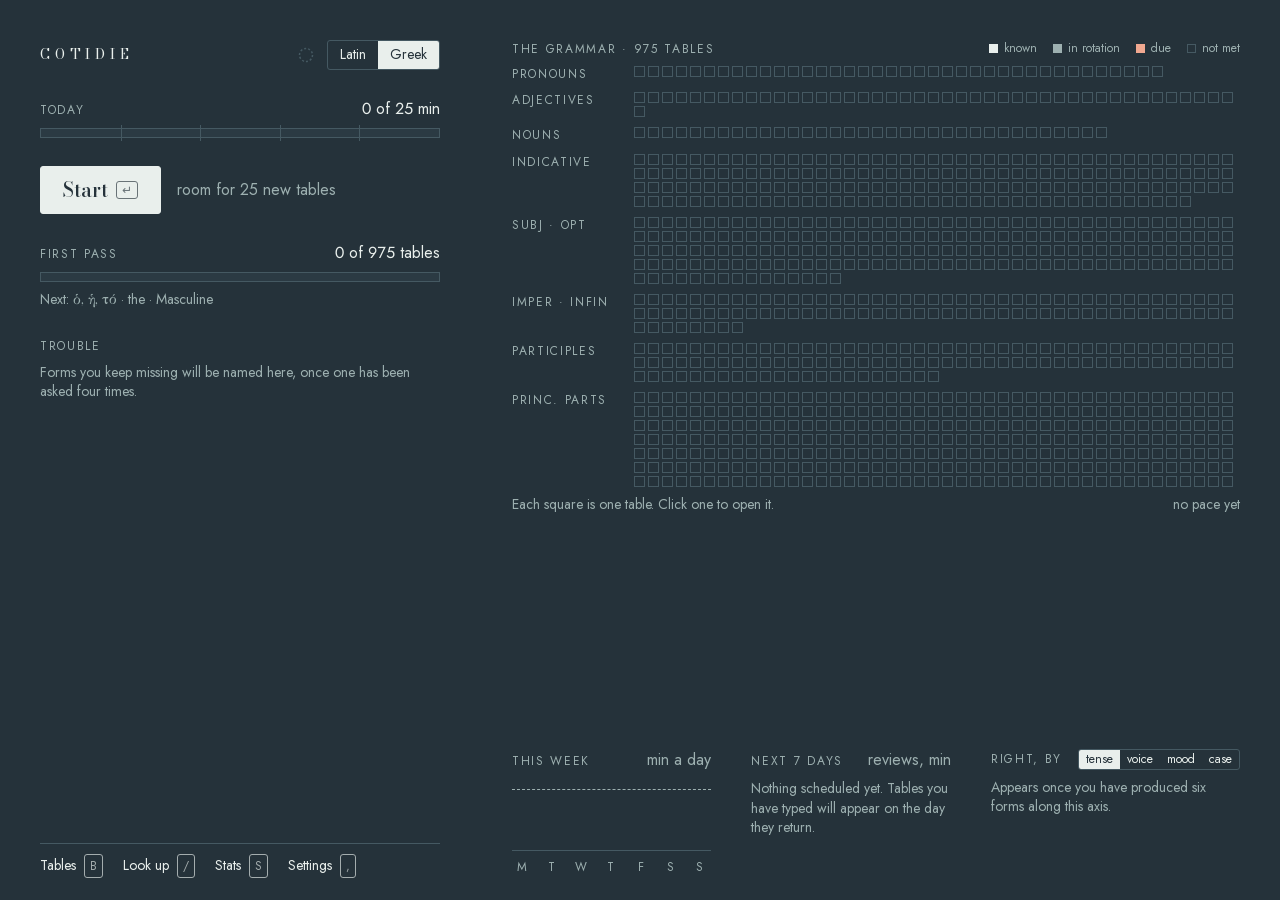
<file: index.html>
<!doctype html>
<html lang="en" data-id="slate">
<head>
<meta charset="utf-8">
<meta http-equiv="Content-Security-Policy" content="default-src 'none'; script-src 'self' 'unsafe-inline'; style-src 'self' 'unsafe-inline'; font-src 'self'; img-src 'self'; connect-src https://cotidie-sync.karsten-vun.workers.dev; base-uri 'none'; form-action 'none'">
<meta name="viewport" content="width=device-width, initial-scale=1, viewport-fit=cover">
<meta name="apple-mobile-web-app-capable" content="yes">
<meta name="mobile-web-app-capable" content="yes">
<meta name="apple-mobile-web-app-title" content="Cotidie">
<link rel="apple-touch-icon" href="icon-180.png">
<title>Cotidie</title>
<link rel="stylesheet" href="fonts/fonts.css?v=202609240">
<style>
/* ======================================================================
   Cotidie — the rebuilt page (2026-09-17). One page, both languages.

   Type: ONE leading (1.4) and SIX sizes, set here and inherited everywhere,
   buttons and inputs included -- a <button>'s own font shorthand resets
   line-height to `normal`, which is what made the old cards look cramped.
   The faces are copied into fonts/ (SIL OFL) so the page works offline;
   should one fail to load, the Didot and Bodoni that ship with macOS stand in.
   ====================================================================== */
*{box-sizing:border-box;margin:0;padding:0}
html,body{height:100%}
:root{--t1:12px;--t2:14px;--t3:16px;--t4:20px;--t5:30px;--t6:44px;
  --display:"Bodoni Moda","Bodoni 72","GFS Didot","Didot",serif;
  --form:"Bodoni Moda","Bodoni 72","GFS Didot","Didot",serif;
  --body:"Jost","Avenir Next","Futura",system-ui,sans-serif}
html[data-id=slate]{--bg:#25323a;--panel:#2b3a43;--rule:#455962;--fg:#e9efec;--mute:#9db0b0;--hit:#3a5a53;--act:#e9efec;--actfg:#25323a;--good:#9fd6b0;--bad:#f0a890}
html[data-id=stone]{--bg:#e6e3dc;--panel:#eeebe5;--rule:#c2bcaf;--fg:#2b2a27;--mute:#726d64;--hit:#d5cebf;--act:#2b2a27;--actfg:#eeebe5;--good:#3d6b4a;--bad:#9a3f2c}
html[data-id=graph]{--bg:#f5f7fb;--panel:#ffffff;--rule:#15284a;--fg:#15284a;--mute:#4f6188;--hit:#dce7ff;--act:#1d4ed8;--actfg:#fff;--good:#1b6b47;--bad:#b3321f}
body{font:400 var(--t3)/1.4 var(--body);background:var(--bg);color:var(--fg);-webkit-font-smoothing:antialiased}
button,input,select{font:inherit;line-height:inherit;color:inherit}
[hidden]{display:none!important}
#app{min-height:100vh;display:flex;flex-direction:column}

.lab{font-size:var(--t1);letter-spacing:.14em;color:var(--mute);text-transform:uppercase}
.form{font-family:var(--form);text-transform:none;letter-spacing:0}
.mute{color:var(--mute)} .v{font-variant-numeric:tabular-nums}
kbd{font:400 var(--t1)/1 var(--body);border:1px solid currentColor;border-radius:3px;padding:2px 5px;opacity:.65;margin-left:8px}
.btn{display:inline-flex;align-items:center;background:var(--act);color:var(--actfg);border:1px solid var(--act);padding:7px 16px;border-radius:3px;cursor:pointer;font-weight:500;white-space:nowrap}
.btn.quiet{background:none;color:var(--fg);border-color:var(--rule);font-weight:400}
.btn.small{padding:3px 10px;font-size:var(--t2)}
.btn:disabled{opacity:.4;cursor:default}
a,.link{color:var(--fg);cursor:pointer;text-decoration:none}
:focus-visible{outline:2px solid var(--fg);outline-offset:2px}
.row{display:flex;justify-content:space-between;align-items:baseline;gap:16px;white-space:nowrap}
.row>:first-child{overflow:hidden;text-overflow:ellipsis}
.sec{display:flex;flex-direction:column;gap:8px}
.seg{display:inline-flex;border:1px solid var(--rule);border-radius:3px;overflow:hidden}
.seg button{background:none;border:0;padding:4px 12px;cursor:pointer;font-size:var(--t2)}
.seg button[aria-pressed=true]{background:var(--act);color:var(--actfg)}

/* the grid: Cotidie's emblem */
.grid{border-collapse:collapse;width:100%}
.grid th,.grid td{border:1px solid var(--rule);padding:8px 12px;text-align:left;height:46px}
html[data-id=graph] .grid th,html[data-id=graph] .grid td{border-width:1.5px}
.grid th{font-weight:400;font-size:var(--t1);letter-spacing:.14em;color:var(--mute);text-transform:uppercase;white-space:nowrap;width:1%}
.grid thead th{width:auto}
.grid td{font:400 var(--t4)/1.4 var(--form);background:var(--panel)}
.grid td.now{background:var(--hit);box-shadow:inset 0 0 0 2px var(--fg)}
.grid td.ok{color:var(--good)} .grid td.no{color:var(--bad)}
.row.ok .form{color:var(--good)} .row.no .form{color:var(--bad)}
.row input{width:220px;max-width:46vw;background:var(--panel);border:1px solid var(--rule);outline:0;padding:4px 8px;color:inherit;font:400 var(--t4)/1.4 var(--form);border-radius:0}
.row input:focus{border-color:var(--ink)}
.news{display:flex;flex-direction:column;gap:10px;margin-top:6px}
.news p{margin:0;max-width:62ch;line-height:1.5;color:var(--ink)}
.grid td.none{background:none}
.grid td input.carried{color:var(--mute)}
.labrow{display:flex;justify-content:space-between;align-items:baseline;gap:8px 16px;flex-wrap:wrap}
.stemlight{font-size:var(--t1);color:var(--mute);letter-spacing:.04em}
.stemlight.differs{color:var(--fg)}
.stemlight i{display:inline-block;width:8px;height:8px;border-radius:50%;border:1px solid currentColor;margin-right:7px;vertical-align:0}
.stemlight[data-m=fill] i{background:currentColor}
.stemlight[data-m=ask] i{background:linear-gradient(90deg,currentColor 50%,transparent 50%)}
.grid td input{width:100%;background:none;border:0;outline:0;font:400 var(--t4)/1.4 var(--form)}
.grid td:focus-within{background:var(--hit)}
.grid td small{font:400 var(--t1)/1.4 var(--body);color:var(--mute);margin-left:8px;letter-spacing:.04em}

/* ---- HOME ---- */
.homewrap{flex:1;display:flex;justify-content:center;gap:72px;padding:0 40px;width:100%;max-width:1440px;margin:0 auto}
.home{flex:0 0 400px;max-width:400px;padding:40px 0 24px;display:flex;flex-direction:column;gap:28px}
.top{display:flex;justify-content:space-between;align-items:center}
.mark{font:400 var(--t2)/1.4 var(--display);letter-spacing:.34em}
.mark-sync{background:none;border:0;padding:2px;cursor:pointer;display:grid;place-items:center}
.start{display:flex;align-items:center;gap:16px;white-space:nowrap}
.start .btn{font:500 var(--t4)/1.4 var(--display);padding:9px 22px}
.list{border-top:1px solid var(--rule)}
.list .row{padding:7px 0;border-bottom:1px solid var(--rule);font-size:var(--t2)}
.list .row.link:hover{background:var(--panel)}
.foot{margin-top:auto;display:flex;gap:20px;font-size:var(--t2);border-top:1px solid var(--rule);padding-top:12px}
.bar{height:10px;border:1px solid var(--rule);position:relative;background:var(--panel)}
.bar i{position:absolute;inset:0 auto 0 0;background:var(--fg);max-width:100%}
.bar s{position:absolute;top:-4px;bottom:-4px;width:1px;background:var(--rule)}
.rail{flex:1;min-width:0;padding:40px 0 24px;display:flex;flex-direction:column;gap:32px}
.trio{display:grid;grid-template-columns:repeat(3,1fr);gap:40px;margin-top:auto}
.map{display:flex;flex-direction:column;gap:10px}
.mgrp{display:grid;grid-template-columns:110px 1fr;gap:12px;align-items:start}
.msq{display:flex;flex-wrap:wrap;gap:3px}
.msq i{width:11px;height:11px;border:1px solid var(--rule);cursor:pointer}
.msq i.known,.legend i.known{background:var(--fg);border-color:var(--fg)}
.msq i.rotation,.legend i.rotation{background:var(--mute);border-color:var(--mute)}
.msq i.due,.legend i.due{background:var(--bad);border-color:var(--bad)}
.msq i:hover{outline:2px solid var(--fg);outline-offset:1px}
.legend{display:inline-flex;align-items:center;gap:6px;font-size:var(--t1);color:var(--mute)}
.legend i{width:9px;height:9px;border:1px solid var(--rule);margin-left:10px;display:inline-block}
.week{display:grid;grid-template-columns:repeat(7,1fr);gap:8px;height:72px;align-items:end;position:relative;border-bottom:1px solid var(--rule)}
.week.lim::before{content:"";position:absolute;left:0;right:0;bottom:var(--lim,60px);border-top:1px dashed var(--mute)}
.week i{background:var(--rule);display:block;min-height:0}
.week i.today{background:var(--fg)} .week.fc i{background:var(--mute)}
.weekl{display:grid;grid-template-columns:repeat(7,1fr);gap:8px;text-align:center}
.axes{display:flex;flex-direction:column;gap:6px;font-size:var(--t2)}
.axes>div{display:grid;grid-template-columns:96px 1fr 38px;gap:10px;align-items:center;white-space:nowrap}
.axes b{height:6px;border:1px solid var(--rule);position:relative;display:block}
.axes b i{position:absolute;inset:0 auto 0 0;background:var(--fg)}
.axes .v{text-align:right}
.empty{font-size:var(--t2);color:var(--mute)}

/* ---- SITTING ---- */
.sitbar{display:flex;justify-content:space-between;align-items:center;padding:12px 24px;border-bottom:1px solid var(--rule);font-size:var(--t2)}
.drill{flex:1;display:grid;grid-template-columns:minmax(0,1fr) minmax(0,1fr);max-width:1240px;width:100%;margin:0 auto}
.drill.one{grid-template-columns:minmax(0,600px);justify-content:center}
.pane{padding:56px 40px;display:flex;flex-direction:column;gap:16px;min-width:0}
.pane.left{border-right:1px solid var(--rule)}
.drill.one .pane.left{display:none}
.ask{font:400 var(--t5)/1.2 var(--display)}
.answer{display:flex;gap:12px;align-items:center}
.answer input{flex:0 1 340px;min-width:0;background:var(--panel);border:1px solid var(--rule);padding:8px 12px;font:400 var(--t5)/1.2 var(--form);border-radius:0}
.verdict{min-height:64px}
.verdict .big{font:400 var(--t5)/1.2 var(--form)}
.verdict.ok .big{color:var(--good)} .verdict.no .big{color:var(--bad)}
.after{display:flex;gap:12px;flex-wrap:wrap}
.col{width:100%;max-width:680px;margin:0 auto;padding:56px 16px;display:flex;flex-direction:column;gap:16px}
.col.wide{max-width:960px}
.colfoot{display:flex;justify-content:space-between;align-items:center;gap:16px;white-space:nowrap}
.colfoot > .mute{white-space:normal;min-width:0}   /* the buttons stay on one line; the sentence wraps rather than widening the page */
.tabs{display:flex;gap:24px;border-bottom:1px solid var(--rule)}
.tabs button{background:none;border:0;padding:8px 0;cursor:pointer;border-bottom:2px solid transparent;margin-bottom:-1px;color:var(--mute)}
.tabs button[aria-pressed=true]{color:var(--fg);border-color:var(--fg)}
.set{display:grid;grid-template-columns:1fr auto;gap:14px 24px;align-items:center}
.set input[type=number]{width:72px;background:var(--panel);border:1px solid var(--rule);padding:4px 8px;text-align:right}
.set .help{grid-column:1/-1;font-size:var(--t2);color:var(--mute);margin-top:-10px}
.search{background:var(--panel);border:1px solid var(--rule);padding:8px 12px;font:400 var(--t4)/1.4 var(--form);width:100%}
.days{display:grid;grid-template-columns:repeat(14,1fr);gap:4px}
.days i{aspect-ratio:1;border:1px solid var(--rule);cursor:pointer;position:relative}
.days i b{position:absolute;inset:0;background:var(--fg);opacity:var(--o,0)}
.days i.sel{outline:2px solid var(--fg);outline-offset:1px}
.toast{position:fixed;left:50%;bottom:24px;transform:translateX(-50%);background:var(--act);color:var(--actfg);padding:8px 16px;border-radius:3px;font-size:var(--t2)}

@media (max-width:1100px){.rail{display:none}.homewrap{padding:0 16px}.home{flex:1 1 auto;max-width:600px}}
@media (max-width:760px){
  .drill{grid-template-columns:1fr}.pane{padding:24px 16px}.pane.left{border-right:0;border-bottom:1px solid var(--rule);order:2}
  .col{padding:24px 16px}.ask{font-size:24px}.answer input{font-size:24px}
}
</style>
</head>
<body>
<div id="app"><div class="col"><span class="lab">Cotidie</span></div></div>

<script src="data/latin-paradigms.js?v=202609240"></script>
<script src="data/latin-vocab.js?v=202609240"></script>
<script src="data/greek-paradigms.js?v=202609240"></script>
<script src="data/greek-vocab.js?v=202609240"></script>
<script src="js/engine.js?v=202609240"></script>
<script src="js/store.js?v=202609240"></script>
<script src="js/fsrs.js?v=202609240"></script>
<script src="js/stats.js?v=202609240"></script>
<script src="js/time.js?v=202609240"></script>
<script src="js/tables.js?v=202609240"></script>
<script src="js/rail.js?v=202609240"></script>
<script src="js/changes.js?v=202609240"></script>
<script src="js/sync.js?v=202609240"></script>
<script src="js/greek.js?v=202609240"></script>
<script src="js/greek-input.js?v=202609240"></script>
<script>
/* ======================================================================
   The page. Everything that decides anything lives in js/*.js and is tested
   there; this file draws screens and wires keys.
   ====================================================================== */
const LANGS = {
  latin: { id:'latin', name:'Latin', key:STORE_KEYS.latin, table:LATIN_PARADIGMS, vocab:LATIN_VOCAB,
           cat:CATEGORY_LABELS, cell:CELL_LABELS,
           judge:(table, entry, category, cell, forms, input) => ({ correct:checkAnswer(input, forms.accepted), typoForgiven:false, isSibling:false }),
           norm:s => normalize(s), expand:null },
  greek: { id:'greek', name:'Greek', key:STORE_KEYS.greek, table:GREEK_PARADIGMS, vocab:GREEK_VOCAB,
           cat:GREEK_CATEGORY_LABELS, cell:GREEK_CELL_LABELS,
           judge:(table, entry, category, cell, forms, input, opts) => judgeTypedAnswer(table, entry, category, cell, forms, input, opts),
           norm:s => normalizeGreek(s, gradeOpts()), expand:expandMovableNu }
};
const UI_KEY = 'cotidie.ui.v1';
let ui = { lang:'greek', theme:'slate', panes:'two', axis:'tense' };
try { Object.assign(ui, JSON.parse(localStorage.getItem(UI_KEY) || '{}')); } catch(e){}
function saveUi(){ try { localStorage.setItem(UI_KEY, JSON.stringify(ui)); } catch(e){} }

const stores = { latin:defaultStore(), greek:defaultStore() };
let L = LANGS[ui.lang] || LANGS.greek;
const S = () => stores[L.id];
const otherStore = () => stores[L.id === 'greek' ? 'latin' : 'greek'];
function gradeOpts(){ return { accents: !!stores.greek.settings.requireAccents }; }
// ---- saving, and the push that follows it ----
// Every save schedules a push six seconds after the last one, per language,
// exactly as the old pages did; the push looks at the server first (see
// guardedAutoPush). Closing or hiding the page flushes whatever is pending.
const sync = { latin:{ syncedLen:null, remoteAt:null, timer:null }, greek:{ syncedLen:null, remoteAt:null, timer:null } };
const syncCode = () => loadSyncCode().syncCode || '';
function save(id){
  id = id || L.id;
  persistStore(LANGS[id].key, stores[id]);
  if (!syncCode()) return;
  const y = sync[id]; clearTimeout(y.timer);
  y.timer = setTimeout(() => { y.timer = null; guardedAutoPush(id); }, 6000);
}
function saveBoth(){ save('latin'); save('greek'); }
function flushPendingPush(){ ['latin','greek'].forEach(id => { const y = sync[id]; if (y.timer){ clearTimeout(y.timer); y.timer = null; doPush(id, true); } }); }
const rowsOf = st => st.log.length + ((st.tlog || []).length);
function noteSync(id, text, extra){ saveSyncStatus(id, Object.assign({ at:Date.now(), note:text, from:'' }, extra || {})); }
async function doPush(id, quiet){
  const st = stores[id], res = await pushStore(st, syncCode(), id);
  if (res.ok){
    sync[id].syncedLen = rowsOf(st); if (Number.isFinite(res.now)) sync[id].remoteAt = res.now;
    const facts = { pushedLogLen: rowsOf(st), bytes: res.bytes || 0, error:'', by: installId() };
    if (quiet) saveSyncStatus(id, Object.assign({ at:Date.now() }, facts)); else noteSync(id, 'Pushed', facts);
  } else noteSync(id, 'Push failed (' + res.error + ')', { error: res.error || 'failed' });
  if (view.screen === 'settings' || view.screen === 'home') render();
  return res;
}
async function applyMerge(id, res){
  const key = LANGS[id].key;
  saveLocalSpare(key, stores[id], 'a merge', installId());
  const m = mergeStores(stores[id], adoptStore(res.store));
  stores[id] = adoptStore(m.store); applyDefaults(stores[id], id === 'greek');
  storeReplaced(key); persistStore(key, stores[id]);
  sync[id].syncedLen = rowsOf(stores[id]); if (Number.isFinite(res.at)) sync[id].remoteAt = res.at;
  noteSync(id, mergeSummary(m.stats), { from: res.from || '' });
  if (m.stats.fromLocal > 0 || m.stats.tablesFromLocal > 0 || m.stats.cardsFromLocal > 0 || m.stats.prefsFrom === 'local') await doPush(id, true);
  return m;
}
async function doPull(id){
  const res = await fetchStore(syncCode(), id);
  if (!res.ok){ if (res.missing) return doPush(id); noteSync(id, 'Pull failed (' + res.error + ')', { error: res.error || 'failed' }); render(); return res; }
  await applyMerge(id, res); render(); return res;
}
let lastLaunchSync = 0;
async function syncOnLaunch(){
  if (!syncCode() || Date.now() - lastLaunchSync < 60000) return;
  lastLaunchSync = Date.now();
  for (const id of ['latin','greek']){
    const before = rowsOf(stores[id]), res = await fetchStore(syncCode(), id);
    if (!res.ok || rowsOf(stores[id]) !== before) continue;
    try { await applyMerge(id, res); } catch(e){ console.error('launch merge failed', e); }
  }
  if (view.screen === 'home' || view.screen === 'settings') render();
}
async function guardedAutoPush(id){
  if (!syncCode()) return;
  if (sync[id].syncedLen == null) return doPush(id, true);
  const inc = await fetchStore(syncCode(), id);
  if (pushRaceDecision(inc, sync[id].remoteAt) === 'merge-first'){
    try { await applyMerge(id, inc); if (view.screen === 'home') render(); return; } catch(e){ console.error('race-guard merge failed, pushing anyway', e); }
  }
  return doPush(id, true);
}
async function restoreFrom(id, which){
  const key = LANGS[id].key; let src, label;
  if (which === 'server'){
    if (!syncCode()){ noteSync(id, 'No sync code on this device'); render(); return; }
    const res = await fetchPrevStore(syncCode(), id);
    if (!res.ok){ noteSync(id, res.missing ? 'No spare on the server yet — one is kept the first time a second device pushes' : 'Could not read the spare (' + res.error + ')'); render(); return; }
    src = res.store; label = 'From the server’s spare: ';
  } else {
    const rec = await readLocalSpare(key);
    if (!rec || !rec.state){ noteSync(id, 'No spare on this device yet — one is kept the first time a sync replaces this copy'); render(); return; }
    src = rec.state; label = 'From this device’s spare: ';
  }
  saveLocalSpare(key, stores[id], 'a restore', installId());
  const m = mergeStores(stores[id], adoptStore(src));
  stores[id] = adoptStore(m.store); applyDefaults(stores[id], id === 'greek');
  storeReplaced(key); persistStore(key, stores[id]); sync[id].syncedLen = rowsOf(stores[id]);
  noteSync(id, label + mergeSummary(m.stats));
  if (m.stats.fromRemote || m.stats.tablesFromRemote) await doPush(id, true);
  render();
}
function newSyncCode(){
  if (syncCode() && !confirm(syncCodeReplaceMessage())) return;
  saveSyncCode(randomSyncCode()); ['latin','greek'].forEach(id => noteSync(id, 'Code created — enter it on your other device to link them'));
  render(); doPush('latin', true); doPush('greek', true);
}
function setSyncCode(v){
  v = String(v || '').trim(); if (!v) return;
  if (syncCode() && v !== syncCode() && !confirm(syncCodeReplaceMessage())) return;
  saveSyncCode(v); render(); doPull('latin'); doPull('greek');
}
// ---- the mark: one dot that says whether this device's copy is safe ----
function syncMarkState(id){
  if (!syncCode()) return { kind:'off', waiting:0 };
  const st = loadSyncStatus(id), waiting = Math.max(rowsOf(stores[id]) - (st.pushedLogLen | 0), 0);
  if (st.error) return { kind:'failed', waiting, note: st.note };
  const age = st.at ? Date.now() - st.at : null;
  return { kind: age == null ? 'never' : age < 3600000 ? 'fresh' : age < FSRS_DAY ? 'aging' : 'old', waiting, at: st.at, note: st.note };
}
function syncMarkHtml(){
  const a = syncMarkState('latin'), b = syncMarkState('greek');
  const worst = ['off','failed','never','old','aging','fresh'].find(k => a.kind === k || b.kind === k);
  const waiting = a.waiting + b.waiting;
  const col = { fresh:'var(--good)', aging:'var(--mute)', old:'var(--bad)', never:'var(--mute)', failed:'var(--bad)', off:'var(--rule)' }[worst];
  const r = 3 + Math.min(waiting / 150, 1) * 3;
  const title = worst === 'off' ? 'Sync is not set up' : worst === 'failed' ? 'The last sync failed' : (waiting ? waiting + ' answers not yet on the server' : 'Everything is on the server');
  return `<button class="mark-sync" data-act="syncnow" title="${esc(title)}" aria-label="${esc(title)}"><svg width="18" height="18" viewBox="0 0 18 18"><circle cx="9" cy="9" r="6.5" fill="none" stroke="${col}" stroke-width="1.5" ${worst === 'off' ? 'stroke-dasharray="2 2"' : ''}/>${worst === 'failed' ? `<path d="M6 6l6 6M12 6l-6 6" stroke="${col}" stroke-width="1.5"/>` : waiting && worst !== 'off' ? `<circle cx="9" cy="9" r="${r}" fill="${col}"/>` : ''}</svg></button>`;
}
function syncNow(){
  if (!syncCode()){ go('settings'); return; }
  toast('Syncing…'); Promise.all(['latin','greek'].map(id => doPull(id))).then(() => { toast('Synced'); });
}
window.addEventListener('pagehide', flushPendingPush);
document.addEventListener('visibilitychange', () => { if (document.hidden) flushPendingPush(); else if (view.screen === 'home') syncOnLaunch(); });

function applyDefaults(st, greek){
  if (greek){
    if (st.settings.requireAccents === undefined) st.settings.requireAccents = false;
    if (st.settings.hopliteInput === undefined) st.settings.hopliteInput = true;
  }
  if (st.settings.revealOld === undefined) st.settings.revealOld = true;
  // Default OFF, 2026-09-21 evening. It shipped on this morning and he found
  // two faults in an hour that a simulation could not have found: a diacritic
  // key pressed on a carried letter typed itself ("χωρα8" for χωρᾳ -- the
  // dative singular of essentially every feminine word in the deck), and a
  // run that shrank later silently rewrote boxes he had already accepted.
  // Both are fixed below, but a wrong answer on a form he KNOWS is not a
  // nuisance: it books a solo drill he does not need and corrupts the
  // form-level recall the whole retirement rule is judged on. Off until it
  // has earned being on; Settings turns it back in two taps.
  // 'fill' the run waits in the box · 'ask' Space fetches it · 'off'
  // His call 2026-09-22, after measuring twelve tables by hand: 309 keys
  // against 492, 37% saved. It shipped on, off, and now on again with the
  // faults he found in between actually fixed.
  if (st.settings.carryStem === undefined || st.settings.carryStem === true) st.settings.carryStem = 'fill';
  if (st.settings.carryStem === false) st.settings.carryStem = 'off';
  commitRollover(st.settings, Date.now());
}

const app = document.getElementById('app');
const esc = escHtml;
const $ = s => app.querySelector(s), $$ = s => [...app.querySelectorAll(s)];
function ago(t){ const m = (Date.now() - t) / 60000; return m < 1.5 ? 'just now' : m < 90 ? Math.round(m) + ' min ago' : m < 36*60 ? Math.round(m / 60) + ' h ago' : Math.round(m / 1440) + ' days ago'; }
const fmtMin = ms => { const m = ms / 60000; return m < 10 ? (Math.round(m * 10) / 10).toString() : String(Math.round(m)); };
const kbd = k => `<kbd>${k}</kbd>`;
let view = { screen:'home' };
let sit = null;
let toastTimer = null;
function toast(text){
  let t = document.querySelector('.toast'); if (!t){ t = document.createElement('div'); t.className = 'toast'; document.body.appendChild(t); }
  t.textContent = text; t.hidden = false; clearTimeout(toastTimer); toastTimer = setTimeout(() => { t.hidden = true; }, 2600);
}

// ---------------------------------------------------------------- labels --
const GENDER = { m:'Masculine', f:'Feminine', n:'Neuter', mf:'Masculine / feminine' };
const catLabel = c => L.cat[c] || String(c);
function cellLabelOf(category, cell){
  const one = L.cell[cell];
  return (!one || one === '—') ? catLabel(category) : catLabel(category) + ' · ' + one;
}
function subLabel(t){
  const cls = L.table[t.classKey];
  if (cls.kind === 'adj') return GENDER[t.sub] || t.sub;
  if (t.sub === 'inf') return 'Infinitives';
  if (t.sub) return catLabel(t.sub);
  return t.classKey.indexOf('pp_') === 0 ? 'Principal parts' : (cls.kind === 'noun' ? (cls.label || '') : '');
}
const wordHtml = e => `<span class="form">${esc(e.lemma)}</span>`;
function tableTitleHtml(t, entry){
  const s = subLabel(t);
  return wordHtml(entry) + ' · ' + esc(entry.meaning || '') + (s ? ' · ' + esc(s) : '');
}
const tableByKey = () => { const m = {}; tablesOf(L.table).forEach(t => { m[t.key] = t; }); return m; };
function tableOfCell(entry, category, cell){
  const cls = L.table[entry.class];
  return tableByKey()[TABLE_PREFIX + entry.class + '|' + tableSubOf(cls, entry.class, category, cell)];
}

// ------------------------------------------------------------- the grid --
// Lays a table's cells out the way it is printed: persons down and numbers
// across for one tense; cases down and numbers across for a noun or one
// gender; one column for infinitives and principal parts. `fill(c, i)`
// returns {html, cls} for each cell; i is the recitation order, which is
// column-major and is therefore also the Tab order.
function gridHtml(t, entry, fill){
  const cells = tableCellsFor(entry, t);
  const person = cells.every(c => /^[123](sg|pl)$/.test(c.cell)) && new Set(cells.map(c => c.category)).size === 1;
  let rows, cols, at;
  if (person){
    rows = ['1','2','3'].filter(p => cells.some(c => c.cell[0] === p));
    cols = ['sg','pl'].filter(n => cells.some(c => c.cell.slice(1) === n));
    at = (r, k) => cells.findIndex(c => c.cell === r + k);
  } else {
    rows = [...new Set(cells.map(c => c.category))];
    cols = [...new Set(cells.map(c => c.cell))];
    at = (r, k) => cells.findIndex(c => c.category === r && c.cell === k);
  }
  const rowLab = r => person ? ({ '1':'1st', '2':'2nd', '3':'3rd' })[r] : catLabel(r);
  const colLab = k => person ? (k === 'sg' ? 'Singular' : 'Plural')
    : String(L.cell[k] || k).replace(/^(Masculine|Feminine|Neuter|Masc\.\/Fem\.) /, '').replace('—', '');
  const head = cols.length > 1 ? `<thead><tr><th></th>${cols.map(k => `<th>${esc(colLab(k))}</th>`).join('')}</tr></thead>` : '';
  return `<table class="grid">${head}<tbody>` + rows.map(r => `<tr><th>${esc(rowLab(r))}</th>` + cols.map(k => {
    const i = at(r, k);
    if (i < 0) return '<td class="none"></td>';
    const f = fill(cells[i], i) || {};
    return `<td class="${f.cls || ''}" data-i="${i}">${f.html || ''}</td>`;
  }).join('') + '</tr>').join('') + '</tbody></table>';
}
const formOf = (entry, c) => formsFor(L.table, entry, c.category, c.cell);

// ------------------------------------------------------------------ HOME --
const GROUPS = {
  greek: [['Pronouns', t => /^(article|pron_|rel_|num_)/.test(t.classKey)],
          ['Adjectives', t => /^(adj_|cmp_)/.test(t.classKey)],
          ['Nouns', t => /^decl/.test(t.classKey)],
          ['Participles', t => /^part_/.test(t.classKey)],
          ['Princ. parts', t => /^pp_/.test(t.classKey)],
          ['Indicative', t => !/\.(subj|opt|imper)$/.test(t.sub) && t.sub !== 'inf'],
          ['Subj · opt', t => /\.(subj|opt)$/.test(t.sub)],
          ['Imper · infin', t => true]],
  latin: [['Nouns', t => /^decl/.test(t.classKey)],
          ['Active', t => /^conj/.test(t.classKey) && /\.act$/.test(t.sub)],
          ['Passive', t => /^conj/.test(t.classKey)],
          ['Irregular', t => true]]
};
const GROUP_ORDER = { greek:['Pronouns','Adjectives','Nouns','Indicative','Subj · opt','Imper · infin','Participles','Princ. parts'],
                      latin:['Nouns','Active','Passive','Irregular'] };
function groupedTables(){
  const by = {}; GROUP_ORDER[L.id].forEach(g => { by[g] = []; });
  rankedTables(L.table).forEach(t => {
    if (!tableWords(L.vocab, t).length) return;
    const g = GROUPS[L.id].find(x => x[1](t)); by[g[0]].push(t);
  });
  return GROUP_ORDER[L.id].map(g => [g, by[g]]);
}
const isCore = t => tableRank(t) <= 5;
function dateLabel(dayK){
  const d = new Date(dayStart(dayK, effRollover(S().settings, Date.now())) + 12*FSRS_HOUR);
  return d.getDate() + ' ' + ['Jan','Feb','Mar','Apr','May','Jun','Jul','Aug','Sep','Oct','Nov','Dec'][d.getMonth()];
}

function renderHome(){
  const now = Date.now(), st = S(), plan = homePlan(st, L.vocab, L.table, now, otherStore());
  const lim = limitOn(st), pct = lim ? Math.min(plan.usedMs / Math.max(plan.budgetMs, 1) * 100, 100) : 0;
  const ticks = lim ? Array.from({ length: Math.max(Math.ceil(plan.budgetMs / 300000) - 1, 0) }, (_, i) => `<s style="left:${(i + 1) * 300000 / plan.budgetMs * 100}%"></s>`).join('') : '';
  const dueN = plan.cells + plan.tables;
  const parts = [];
  if (dueN) parts.push(dueN + ' due');
  if (plan.newRoom) parts.push('room for ' + plan.newRoom + ' new table' + (plan.newRoom === 1 ? '' : 's'));
  if (dueN) parts.push('about ' + fmtMin(plan.dueMs) + ' min');
  const spent = lim && plan.usedMs >= plan.budgetMs;
  const startLine = spent ? 'Today’s minutes are spent.' : parts.length ? parts.join(' · ') : (plan.unmet ? 'Nothing due.' : 'Nothing due today.');
  const trouble = troubleCells(st).slice(0, 4);
  const next = plan.next, nextWord = next && tableWordFor(st, L.vocab, next);

  app.innerHTML = `<div class="homewrap">
  <main class="home">
    <div class="top"><span class="mark">COTIDIE</span><span style="display:flex;align-items:center;gap:10px">${syncMarkHtml()}
      <span class="seg">${['latin','greek'].map(id => `<button data-act="lang" data-v="${id}" aria-pressed="${L.id === id}">${LANGS[id].name}</button>`).join('')}</span></span></div>
    ${pileUpHtml()}
    <section class="sec">
      <div class="row"><span class="lab">Today</span><span class="v">${lim ? fmtMin(plan.usedMs) + ' of ' + fmtMin(plan.budgetMs) + ' min' : fmtMin(plan.usedMs) + ' min · no limit'}</span></div>
      <div class="bar"><i style="width:${pct}%"></i>${ticks}</div>
    </section>
    <div class="start">
      <button class="btn" data-act="start" ${(!dueN && !plan.unmet) ? 'disabled' : ''}>${spent ? 'Five more' : 'Start'}${kbd('↵')}</button>
      <span class="mute">${esc(startLine)}</span>
    </div>
    <section class="sec">
      <div class="row"><span class="lab">First pass</span><span class="v">${plan.met.toLocaleString()} of ${plan.total.toLocaleString()} tables</span></div>
      <div class="bar"><i style="width:${plan.total ? plan.met / plan.total * 100 : 0}%"></i></div>
      <div class="row" style="font-size:var(--t2)"><span class="mute">${next && nextWord ? 'Next: ' + tableTitleHtml(next, nextWord) : 'Every table has been met.'}</span></div>
    </section>
    <section class="sec">
      <div class="row"><span class="lab">Trouble</span>${trouble.length ? `<button class="btn quiet small" data-act="trouble">Drill these${kbd('T')}</button>` : ''}</div>
      ${trouble.length ? `<div class="list">${trouble.map(t => `<div class="row"><span><span class="form">${esc(t.lemma || '')}</span> · ${esc(cellLabelOf(t.category, t.cell))}</span><span class="v mute">${t.misses} of ${t.attempts} missed</span></div>`).join('')}</div>`
        : `<div class="empty">Forms you keep missing will be named here, once one has been asked four times.</div>`}
    </section>
    <nav class="foot"><a data-act="go" data-v="tables">Tables${kbd('B')}</a><a data-act="go" data-v="lookup">Look up${kbd('/')}</a><a data-act="go" data-v="stats">Stats${kbd('S')}</a><a data-act="go" data-v="settings">Settings${kbd(',')}</a></nav>
  </main>
  <aside class="rail">${railHtml(now, plan)}</aside></div>`;
}

function pileUpHtml(){
  const n = ['latin','greek'].reduce((t, id) => t + syncMarkState(id).waiting, 0);
  if (!syncCode() || n < BACKUP_WARN_RATINGS) return '';
  return `<div class="row" style="font-size:var(--t2)"><span class="mute">${n} answers are not on the server yet.</span><a data-act="syncnow">Sync now</a></div>`;
}
function railHtml(now, plan){
  const st = S(), groups = groupedTables();
  const map = groups.map(([name, ts]) => ts.length ? `<div class="mgrp"><span class="lab">${esc(name)}</span><div class="msq">${ts.map(t =>
    `<i class="${tableStatus(st, t, L.vocab, now)}" data-act="table" data-v="${esc(t.key)}"></i>`).join('')}</div></div>` : '').join('');
  const unmet = unmetTables(st, L.table, L.vocab), pace = firstPassPace(st, now, unmet.length, unmet.filter(isCore).length);
  const paceLine = !unmet.length ? 'first pass complete' : !pace ? 'no pace yet' :
    (unmet.some(isCore) ? 'core tables by ' + dateLabel(pace.coreDay) + ' · ' : '') + 'all by ' + dateLabel(pace.allDay);
  return `<section class="sec">
      <div class="row"><span class="lab">The grammar · ${plan.total.toLocaleString()} tables</span><span class="legend"><i class="known"></i>known<i class="rotation"></i>in rotation<i class="due"></i>due<i></i>not met</span></div>
      <div class="map">${map}</div>
      <div class="row" style="font-size:var(--t2)"><span class="mute" id="maphint">Each square is one table. Click one to open it.</span><span class="v mute">${esc(paceLine)}</span></div>
    </section>
    <div class="trio">${weekHtml(now)}${forecastHtml(now, 7)}${axisHtml()}</div>`;
}
function weekHtml(now){
  const wk = weekMinutes([S(), otherStore()], now), budget = limitOn(S()) ? S().settings.minutesPerDay * 60000 : 0;
  const top = Math.max(budget * 1.2, ...wk.map(d => d.ms), 60000);
  return `<section class="sec"><div class="row"><span class="lab">This week</span><span class="v mute">min a day</span></div>
    <div class="week ${budget ? 'lim' : ''}" style="--lim:${budget / top * 72}px">${wk.map(d => `<i class="${d.today ? 'today' : ''}" style="height:${d.ms / top * 72}px" title="${fmtMin(d.ms)} min"></i>`).join('')}</div>
    <div class="weekl lab">${'MTWTFSS'.split('').map(c => `<span>${c}</span>`).join('')}</div></section>`;
}
function forecastHtml(now, days){
  const fc = forecastMinutes(S(), L.table, now, days), top = Math.max(...fc, 60000);
  const roll = effRollover(S().settings, now), d0 = new Date(dayStart(dayKey(now, roll), roll) + 12*FSRS_HOUR).getDay();
  const any = fc.some(x => x > 0);
  return `<section class="sec"><div class="row"><span class="lab">Next ${days} days</span><span class="v mute">reviews, min</span></div>
    ${any ? `<div class="week fc">${fc.map(ms => `<i style="height:${ms / top * 72}px" title="${fmtMin(ms)} min"></i>`).join('')}</div>
    <div class="weekl lab">${fc.map((_, i) => `<span>${'SMTWTFS'[(d0 + i) % 7]}</span>`).join('')}</div>`
    : `<div class="empty">Nothing scheduled yet. Tables you have typed will appear on the day they return.</div>`}</section>`;
}
const AXES = ['tense','voice','mood','case'];
function axisHtml(){
  const rows = axisAccuracy(S(), L.table, ui.axis).filter(e => e.n >= 6).sort((a, b) => b.rate - a.rate);
  return `<section class="sec"><div class="row"><span class="lab">Right, by</span>
      <span class="seg">${AXES.map(a => `<button data-act="axis" data-v="${a}" aria-pressed="${ui.axis === a}" style="padding:1px 7px;font-size:var(--t1)">${a}</button>`).join('')}</span></div>
    ${rows.length ? `<div class="axes">${rows.slice(0, 6).map(e => `<div><span>${esc(axisLabel(ui.axis, e.key))}</span><b><i style="width:${e.rate * 100}%"></i></b><span class="v">${Math.round(e.rate * 100)}%</span></div>`).join('')}</div>`
      : `<div class="empty">Appears once you have produced six forms along this axis.</div>`}</section>`;
}

// --------------------------------------------------------------- SITTING --
function startSitting(queue){
  const now = Date.now();
  if (!queue && limitReached(S(), now, otherStore())){ extendToday(S(), now); save(); }
  sit = { n:0, queue: queue || null, startUsed: usedTodayMs(S(), now, otherStore()) };
  view = { screen:'sit' }; nextTurn();
}
function nextTurn(){
  const now = Date.now();
  let item;
  if (sit.queue) item = sit.queue.length ? { type:'cell', item: sit.queue.shift() } : null;
  else item = nextItem(S(), L.vocab, L.table, now, null, otherStore());
  sit.cur = item; sit.phase = 'ask'; sit.shownAt = now; sit.firstKeyAt = null; sit.keys = 0; sit.pending = null;
  render();
}
function sitBarHtml(){
  const used = usedTodayMs(S(), Date.now(), otherStore());
  return `<div class="sitbar"><span class="v">${sit.n} answered · ${fmtMin(Math.max(used - sit.startUsed, 0))} min this sitting${limitOn(S()) ? ' · ' + fmtMin(used) + ' of ' + fmtMin(budgetTodayMs(S(), Date.now(), otherStore())) + ' today' : ''}</span><a class="mute" data-act="home">Leave${kbd('esc')}</a></div>`;
}
function answeredToday(){
  const st = S(), now = Date.now(), roll = effRollover(st.settings, now), today = dayKey(now, roll), set = new Set();
  for (let i = st.log.length - 1; i >= 0 && dayKey(st.log[i].ts, roll) === today; i--) set.add(st.log[i].cardId);
  const byKey = tableByKey();
  (st.tlog || []).forEach(r => { if (dayKey(r.ts, roll) !== today || !byKey[r.table]) return;
    byKey[r.table].cells.forEach(c => set.add(cardId(r.word, c.category, c.cell))); });
  return set;
}
function renderSit(){
  const cur = sit.cur;
  if (!cur || cur.type === 'limit'){
    const lim = cur && cur.type === 'limit';
    app.innerHTML = sitBarHtml() + `<main class="col"><span class="lab">${lim ? 'Today’s minutes are spent' : 'Nothing left'}</span>
      <div class="ask">${lim ? 'That is the day.' : 'Everything due is done.'}</div>
      <p class="mute">${lim ? 'Anything still waiting keeps until tomorrow. Nothing is lost by stopping here.' : sit.queue ? 'That was the whole list.' : 'Every table has been met and nothing is due.'}</p>
      <div class="after"><button class="btn" data-act="home">Home${kbd('↵')}</button>${lim ? `<button class="btn quiet" data-act="more">Five more minutes${kbd('M')}</button>` : ''}</div></main>`;
    return;
  }
  if (cur.type === 'cell') return renderCell();
  return cur.mode === 'reveal' ? renderReveal() : renderTyped();
}

// ---- one form, asked cold ----
function renderCell(){
  const { item } = sit.cur, entry = item.entry, t = tableOfCell(entry, item.category, item.cell);
  const done = sit.phase === 'verdict', today = done ? null : answeredToday(), p = sit.pending;
  const forms = formsFor(L.table, entry, item.category, item.cell);
  const grid = t ? gridHtml(t, entry, c => {
    const me = c.category === item.category && c.cell === item.cell;
    const show = done || (!me && today.has(cardId(entry.id, c.category, c.cell)));
    return { html: show ? esc(formOf(entry, c).primary) : '', cls: me ? 'now' + (done ? (p.correct ? ' ok' : ' no') : '') : '' };
  }) : '';
  const title = t ? `<span class="lab">${tableTitleHtml(t, entry)}</span>` : '';
  let verdict = '';
  if (done){
    const prev = schedule(S().cards[cardId(entry.id, item.category, item.cell)] || freshCard(), p.correct ? GOOD : AGAIN, Date.now(), S().settings);
    const line = p.correct ? (p.typoForgiven ? 'Right — a slip of one letter, forgiven' : 'Right') :
      p.isSibling ? 'That is a different form of this word' : (p.typed ? 'You typed ' + p.typed : 'Left blank');
    verdict = `<div class="verdict ${p.correct ? 'ok' : 'no'}"><div class="big">${esc(forms.primary)}</div><div class="mute">${esc(line)} · back ${esc(backIn(prev.ivl))}</div></div>
      <div class="after"><button class="btn" data-act="next">Next${kbd('↵')}</button>
      ${(!p.correct && !p.isSibling && p.typed) ? `<button class="btn quiet" data-act="typo">It was a typo${kbd('Y')}</button>` : ''}
      <button class="btn quiet" data-act="flag">${isFlagged(S(), cardId(entry.id, item.category, item.cell)) ? 'Unflag' : 'Flag'}${kbd('F')}</button></div>`;
  }
  app.innerHTML = sitBarHtml() + `<div class="drill ${ui.panes === 'one' ? 'one' : ''}">
    <div class="pane left">${title}${grid}${done ? '' : '<span class="mute" style="font-size:var(--t2)">Only forms you have already answered today are filled in.</span>'}</div>
    <div class="pane"><span class="lab">${wordHtml(entry)} · ${esc(entry.meaning || '')}</span>
      <div class="ask">${esc(cellLabelOf(item.category, item.cell))}</div>
      <div class="answer"><input id="ans" autocomplete="off" autocapitalize="off" autocorrect="off" spellcheck="false" aria-label="Your answer" ${done ? 'disabled value="' + esc(p.typed) + '"' : ''}>
        ${done ? '' : `<button class="btn" data-act="check">Check${kbd('↵')}</button>`}</div>
      ${verdict}${done && ui.panes === 'one' ? grid : ''}</div></div>`;
  if (!done) wireInput($('#ans'));
}
// What to say about a table that has just gone right. A retired one is not
// "back in 1217 months" -- it is not coming back, and the reason it is not is
// worth saying once, where he can see it.
function retiredLine(t, ivl){
  const c = S().cards[t.key];
  if (!c || !c.ret) return 'All right · back ' + backIn(ivl);
  return 'All right · retired — you typed the whole of it cold'
    + (c.aud ? ', with one check-up ' + backIn(c.due - Date.now()) : '');
}
function backIn(ms){
  if (ms < 90 * 60000) return 'in ' + Math.max(Math.round(ms / 60000), 1) + ' min';
  const now = Date.now(), roll = effRollover(S().settings, now), d = dayKey(now + ms, roll) - dayKey(now, roll);   // study days, as the scheduler counts them
  return d <= 1 ? 'tomorrow' : d < 60 ? 'in ' + d + ' days' : 'in ' + Math.round(d / 30) + ' months';
}
function wireInput(inp){
  inp.focus();
  if (L.id === 'greek'){ const h = attachHopliteInput(inp); if (!S().settings.hopliteInput) h.disable(); }
  inp.addEventListener('keydown', e => { if (e.key.length === 1 || e.key === 'Backspace'){ sit.keys++; if (sit.firstKeyAt == null) sit.firstKeyAt = Date.now(); } });
}
function checkCell(){
  const { item } = sit.cur, inp = $('#ans'), forms = formsFor(L.table, item.entry, item.category, item.cell);
  const j = L.judge(L.table, item.entry, item.category, item.cell, forms, inp.value, gradeOpts());
  const now = Date.now();
  let fl = 0; if (L.id === 'greek'){ if (S().settings.requireAccents) fl |= FL_ACCENTS; if (S().settings.hopliteInput) fl |= FL_SCHEME; }
  try { if (matchMedia('(pointer: coarse)').matches) fl |= FL_TOUCH; } catch(e){}
  const timing = { keys:sit.keys, flags:fl };
  if (sit.firstKeyAt != null){ timing.toFirstKey = sit.firstKeyAt - sit.shownAt; timing.typing = now - sit.firstKeyAt; }
  sit.pending = Object.assign({ typed: inp.value.trim(), latency: now - sit.shownAt, timing, at: now }, j);
  sit.phase = 'verdict'; render();
}
// The answer is written when he moves on, not when it is judged, so "it was a
// typo" can still change what is recorded -- the store has no undo and this
// way does not need one. Leaving mid-verdict commits it as judged.
function commitCell(){
  const p = sit.pending; if (!p || sit.cur.type !== 'cell') return;
  const { item } = sit.cur;
  recordReview(S(), { wordId:item.entry.id, category:item.category, cell:item.cell, lemma:item.entry.lemma }, p.correct, p.latency, p.at, p.timing);
  afterCellReview(S(), cardId(item.entry.id, item.category, item.cell));
  sit.pending = null; sit.n++; save();
}

// ---- a whole table, typed ----
function renderTyped(){
  const { t, entry, first } = sit.cur, done = sit.phase === 'verdict', res = sit.results;
  const cells = tableCellsFor(entry, t);
  const grid = gridHtml(t, entry, (c, i) => {
    if (!done) return { html:`<input tabindex="${i + 1}" data-i="${i}" autocomplete="off" autocapitalize="off" autocorrect="off" spellcheck="false" aria-label="${esc(cellLabelOf(c.category, c.cell))}">` };
    const r = res[i], f = formOf(entry, c).primary;
    return { cls: r.correct ? 'ok' : 'no', html: esc(f) + (r.correct ? '' : `<small>${r.typed ? 'you: ' + esc(r.typed) : 'blank'}</small>`) };
  });
  const miss = done ? res.filter(r => !r.correct).length : 0;
  const carry = carryModeFor(S().settings.carryStem, t);
  app.innerHTML = sitBarHtml() + `<main class="col"><div class="labrow"><span class="lab">${first ? 'New table' : 'Table returning'} · ${cells.length} forms</span>${done ? '' : stemLightHtml(carry)}</div>
    <div class="ask">${tableTitleHtml(t, entry)}</div>${grid}
    <div class="colfoot"><span class="mute">${!done ? ({
        fill:'Tab moves down each column; a box you have not reached starts with what your answers so far share. Space steps through your last answer, then empty. Leave blank what you do not know.',
        ask:'Tab moves down each column; Space fetches what your answers so far share. Leave blank what you do not know.'
      }[carry.mode] || 'Tab moves down each column. Leave blank what you do not know.') :
      miss ? (cells.length - miss) + ' right · ' + miss + ' to drill alone · table back ' + backIn(sit.lastIvl) : retiredLine(t, sit.lastIvl)}</span>
      <span class="after">${done && sit.undo ? `<button class="btn quiet" data-act="untable">Undo${kbd('U')}</button>` : ''}
      <button class="btn" data-act="${done ? 'next' : 'checktable'}">${done ? 'Next' : 'Check table'}${kbd('↵')}</button></span></div></main>`;
  if (!done){
    const ins = $$('.grid input');
    wireTable(ins, cells);
    const firstIn = ins.find(i => i.dataset.i === '0'); if (firstIn) firstIn.focus();
  } else $('[data-act=next]').focus();
}
/* ---- carrying his own typing forward -------------------------------------
   He types a word's stem again in every cell of a table, which teaches nothing
   about the declension: it is 58% of every Latin keystroke and 44% of every
   Greek one. So a box he has not reached starts with the longest run of
   letters the answers he has ALREADY GIVEN all begin with, and Space steps
   through the alternatives.

   Built from his own keystrokes and never from the deck. That is the whole
   design, not a nicety: filling in the stem the app knows would be cheaper,
   but on every imperfect, future, aorist, perfect and optative table the
   shared run IS the tense stem -- 419 of Greek's 975 tables -- which is the
   half of the answer those tables exist to ask for. Nothing here can show him
   a letter he did not write himself. For the same reason the app never varies
   the rule by table: a fill withheld on a word the app knows is irregular
   would announce that it is irregular.

   His own measurements over the twelve hardest tables, 2026-09-22: 309 keys
   against 492 typed out, 37% saved. Regular nouns save half or more (mensa 50
   of 71); the article, houtos, eimi and sum COST him 2 to 7 keys each, which
   is why "empty until I ask" is offered beside it.

   Five things here look small and are not; each was a real fault first.
     - A box is filled AT MOST ONCE. It used to be refilled after every
       keystroke, so a box he had passed and accepted was silently shortened
       when a later form diverged; and clearing one with Space then typing
       brought the word straight back.
     - Tab into a filled box SELECTS its text, so the next key would replace
       it. The caret guard runs before the Greek handler, which reads the
       caret.
     - Backspace deletes one character. It briefly cleared the whole run: the
       run overshoots by 2.4 letters on average, so trimming is the common
       case and wholesale rejection the rare one.
     - A run of one letter is never carried. The first Greek table is the
       article: one letter would fill every box with a wrong tau.
     - Space is unambiguous only in a box he has not typed in. 120 of 9,585
       forms contain a space and not one begins with one.
   -------------------------------------------------------------------------*/
const CARRY_MIN = 2;                       // never carry a single letter

// The light above a table being typed: which way the stem is carried HERE.
// Filled, half, empty -- carried forward, on request, typed each time -- and
// when this table departs from his setting (principal parts, see
// carryModeFor in js/tables.js) it says why, in full ink, so an empty box
// where he expected letters is never a surprise.
function stemLightHtml(carry){
  const word = { fill:'stem carried forward', ask:'stem on request', off:'stem typed each time' }[carry.mode];
  const why = carry.why ? ` — ${esc(carry.why)}, where your forms share little. Space fetches it.` : '';
  return `<span class="stemlight${carry.why ? ' differs' : ''}" data-m="${carry.mode}"><i aria-hidden="true"></i>${word}${why}</span>`;
}

function wireTable(ins, cells){
  const mode = carryModeFor(S().settings.carryStem, sit.cur.t).mode;   // 'fill' | 'ask' | 'off', for THIS table
  const track = {};
  cells.forEach((c, i) => { track[i] = { keys:0, pre:0, ask:0, touched:false, filled:false,
                                         step:null, first:null, last:null }; });
  sit.typing = { track, redone:false };
  const greek = L.id === 'greek';

  // Only boxes HE has typed in are answers. A box still holding the app's own
  // text is not one, and counting it dragged the run down to whatever the
  // oldest fill happened to be.
  const mine = except => ins.filter(x => x !== except && x.value.trim() && track[x.dataset.i].touched)
                            .map(x => x.value);
  const runOf = list => { const p = sharedPrefix(list); return [...p].length < CARRY_MIN ? '' : p; };
  const lastOf = i => { let v = ''; ins.forEach(x => {
    if (+x.dataset.i < i && x.value.trim() && track[x.dataset.i].touched) v = x.value.trim(); }); return v; };

  function fillOnArrival(el){
    const t = track[el.dataset.i];
    if (t.filled || mode !== 'fill' || el.value || t.touched) return;
    t.filled = true;
    const run = runOf(mine(el));
    if (!run) return;
    el.value = run; el.classList.add('carried'); t.pre = [...run].length;
  }

  ins.forEach(inp => {
    const i = +inp.dataset.i, t = track[i];
    inp.addEventListener('keydown', e => {
      if (t.touched || mode === 'off') return;
      fillOnArrival(inp);                  // not every browser fires focus
      if (inp.selectionStart !== inp.selectionEnd)
        inp.selectionStart = inp.selectionEnd = inp.value.length;
      // Space steps through the alternatives, always the same three, never
      // collapsed when two of them hold the same text -- so he always knows
      // how many presses he is from empty.
      if (e.key === ' '){
        const steps = [runOf(mine(inp)), lastOf(i), ''];
        e.preventDefault();
        // In 'fill' the box already shows step 0, so the first press must move
        // PAST it, to his previous answer. In 'ask' the box is empty and the
        // first press should hand him step 0, the shared run.
        if (t.step == null) t.step = (mode === 'fill') ? 1 : 0;
        else t.step = (t.step + 1) % steps.length;
        inp.value = steps[t.step];
        inp.classList.toggle('carried', !!inp.value);
        t.ask++; t.keys++; t.pre = [...inp.value].length; t.filled = true;
        e._carry = true;                   // counted here; the next handler skips it
        try { inp.selectionStart = inp.selectionEnd = inp.value.length; } catch(err){}
      }
    });
    if (greek){ const h = attachHopliteInput(inp); if (!S().settings.hopliteInput) h.disable(); }
    inp.addEventListener('keydown', e => {
      if (e._carry) return;
      if (e.key === 'Tab' || e.metaKey || e.ctrlKey || e.altKey) return;
      if (e.key.length !== 1 && e.key !== 'Backspace' && e.key !== 'Delete') return;
      const now = Date.now();
      t.touched = true; t.keys++; if (t.first == null) t.first = now; t.last = now;
      inp.classList.remove('carried');
    });
    inp.addEventListener('focus', () => { if (!t.touched) { fillOnArrival(inp);
      setTimeout(() => { try { inp.selectionStart = inp.selectionEnd = inp.value.length; } catch(err){} }, 0); } });
    // an undo puts back what was typed, so one bad cell is one cell to fix.
    // Those count as his, and the table is no longer one clean pass, so its
    // typing is not recorded.
    const was = sit.cur.typed;
    if (was && was[inp.dataset.i]){ inp.value = was[inp.dataset.i]; t.touched = true; t.filled = true;
                                    sit.typing.redone = true; }
  });
}

// What one pass over a table cost, in the shape store.log keeps for a form
// asked on its own, plus what it would have cost typed out.
function tableTyping(cells, entry){
  const tp = sit.typing;
  if (!tp || tp.redone) return null;
  const greek = L.id === 'greek';
  let keys = 0, pre = 0, ask = 0, first = null, last = null;
  Object.keys(tp.track).forEach(k => {
    const r = tp.track[k];
    keys += r.keys; pre += r.pre; ask += r.ask;
    if (r.first != null && (first == null || r.first < first)) first = r.first;
    if (r.last  != null && (last  == null || r.last  > last )) last  = r.last;
  });
  if (!keys) return null;
  let need = 0;
  cells.forEach(c => { try { need += typedKeys(formOf(entry, c).primary, greek); } catch(e){} });
  // the mode this table actually ran under, not the setting: a principal-parts
  // table under 'carried forward' was asked, and the log must say so
  return { keys, pre, ask, need, mode: carryModeFor(S().settings.carryStem, sit.cur.t).mode,
           tfk: first == null ? null : Math.max(first - sit.shownAt, 0),
           typ: (first != null && last != null) ? (last - first) : null };
}

function checkTable(){
  const { t, entry } = sit.cur, cells = tableCellsFor(entry, t), now = Date.now();
  const typed = {}; $$('.grid input').forEach(i => { typed[i.dataset.i] = i.value; });
  sit.results = cells.map((c, i) => {
    const j = L.judge(L.table, entry, c.category, c.cell, formOf(entry, c), typed[i] || '', gradeOpts());
    return { category:c.category, cell:c.cell, correct:j.correct, typed:(typed[i] || '').trim() };
  });
  const r = recordTable(S(), t, entry, sit.results, now - sit.shownAt, now, { typing: tableTyping(cells, entry) });
  sit.lastIvl = r.ivl; sit.undo = r.undo; sit.cur.typed = typed;
  sit.n += cells.length; sit.phase = 'verdict'; save(); render();
}

// ---- a strong table, recited and revealed ----
function renderReveal(){
  const { t, entry } = sit.cur, shown = sit.phase === 'verdict';
  const grid = gridHtml(t, entry, c => ({ html: shown ? esc(formOf(entry, c).primary) : '' }));
  app.innerHTML = sitBarHtml() + `<main class="col"><span class="lab">Table returning · recite it, then look</span>
    <div class="ask">${tableTitleHtml(t, entry)}</div>${grid}
    <div class="colfoot"><span class="mute">${shown ? 'Did you have all of it?' : 'Say the table to yourself first.'}</span>
    <span class="after">${shown ? `<button class="btn quiet" data-act="rv-miss">Missed some${kbd('1')}</button><button class="btn" data-act="rv-ok">Had it${kbd('2')}</button>`
      : `<button class="btn" data-act="reveal">Show${kbd('space')}</button>`}</span></div></main>`;
}
function gradeReveal(ok){
  const { t, entry } = sit.cur, now = Date.now(), cells = tableCellsFor(entry, t);
  recordTable(S(), t, entry, cells.map(c => ({ category:c.category, cell:c.cell, correct:true })), now - sit.shownAt, now, ok ? { reveal:true } : { revealMissed:true });
  sit.n += cells.length; save(); nextTurn();
}

// ---------------------------------------------------------------- TABLES --
function renderTables(){
  const st = S(), now = Date.now();
  if (view.table){
    const t = tableByKey()[view.table], entry = tableWordFor(st, L.vocab, t), c = st.cards[t.key];
    const status = tableStatus(st, t, L.vocab, now);
    app.innerHTML = backBar('tables') + `<main class="col"><span class="lab">${esc(({ unmet:'Not met yet', due:'Due', rotation:'In rotation', known:'Known' })[status])}${
        c && c.ret ? ' · retired' + (c.aud ? ' · one check-up ' + esc(backIn(c.due - now)) : '')
        : c && c.due > now ? ' · back ' + esc(backIn(c.due - now)) : ''}</span>
      <div class="ask">${tableTitleHtml(t, entry)}</div>${status === 'unmet' ? gridHtml(t, entry, () => ({ html:'' })) : gridHtml(t, entry, x => ({ html: esc(formOf(entry, x).primary) }))}
      <div class="colfoot"><span class="mute">${status === 'unmet' ? 'Hidden until you have typed it once.' : ''}</span><span class="after">
      ${status === 'unmet' ? `<button class="btn quiet" data-act="peek">Show it anyway</button>`
        : `<button class="btn quiet" data-act="forget">Start it again</button>`}<button class="btn" data-act="typenow">Type it now${kbd('↵')}</button></span></div></main>`;
    return;
  }
  app.innerHTML = backBar('home') + `<main class="col wide"><div class="ask">Tables</div>` + groupedTables().map(([name, ts]) => ts.length ? `<section class="sec" style="margin-top:16px">
    <div class="row"><span class="lab">${esc(name)}</span><span class="v mute">${ts.filter(t => st.cards[t.key]).length} of ${ts.length} met</span></div>
    <div class="list">${ts.map(t => { const e = tableWordFor(st, L.vocab, t), s = tableStatus(st, t, L.vocab, now);
      return `<div class="row link" data-act="table" data-v="${esc(t.key)}"><span>${tableTitleHtml(t, e)}</span><span class="v mute">${s === 'unmet' ? 'not met' : s === 'rotation' ? 'in rotation' : s}</span></div>`; }).join('')}</div></section>` : '').join('') + '</main>';
}
const backBar = to => `<div class="sitbar"><a data-act="go" data-v="${to}">← Back${kbd('esc')}</a><span class="mute">${L.name}</span></div>`;

// ---------------------------------------------------------------- LOOKUP --
let formIndex = {};
function renderLookup(){
  app.innerHTML = backBar('home') + `<main class="col"><div class="ask">Look up a form</div>
    <input class="search" id="q" autocomplete="off" autocapitalize="off" spellcheck="false" placeholder="${L.id === 'greek' ? 'λυθεῖσι' : 'amabantur'}">
    <div id="hits" class="list"></div></main>`;
  const q = $('#q'); q.focus();
  if (L.id === 'greek'){ const h = attachHopliteInput(q); if (!S().settings.hopliteInput) h.disable(); }
  if (!formIndex[L.id]) formIndex[L.id] = buildFormIndex(L.table, L.vocab, s => L.id === 'greek' ? normalizeGreek(s, {}) : normalize(s), L.expand);
  q.addEventListener('input', () => {
    const hits = lookupForm(formIndex[L.id], s => L.id === 'greek' ? normalizeGreek(s, {}) : normalize(s), q.value);
    $('#hits').innerHTML = hits.slice(0, 40).map(h => `<div class="row"><span><span class="form">${esc(h.form)}</span> · ${esc(cellLabelOf(h.category, h.cell))}</span><span class="mute">${wordHtml(h.entry)} · ${esc(h.entry.meaning || '')}</span></div>`).join('')
      || (q.value.trim() ? '<div class="row"><span class="mute">No form in the deck matches.</span></div>' : '');
  });
}

/* ---- what's new -----------------------------------------------------------
   The user-facing half of the record. The full one is
   evergreen/BUILD_HISTORY.md, which nobody has to read; this is the one he
   does, so every entry says what a change gives him, how to use it and WHERE
   in the app it is.

   The rebuild of 17 September dropped this screen along with the old pages --
   js/changes.js was still loaded, but only for the build number, so for four
   days the app shipped a changelog it never showed. Put back 2026-09-21.

   Builds are grouped by day: five builds in one afternoon is a fact about the
   repository, not about what he can now do.
   -------------------------------------------------------------------------- */
const MONTHS = ['January','February','March','April','May','June','July','August','September','October','November','December'];
function changeDays(){
  const days = [];
  CHANGES.forEach(([v, lines]) => {
    const day = v.split('.').slice(0, 3).join('.');
    const last = days[days.length - 1];
    if (last && last.day === day){ last.lines = last.lines.concat(lines); last.builds.push(v); }
    else days.push({ day, builds:[v], lines: lines.slice() });
  });
  return days;
}
function dayTitle(day){
  const p = day.split('.');
  return (+p[2]) + ' ' + MONTHS[(+p[1]) - 1] + ' ' + p[0];
}
function renderChanges(){
  app.innerHTML = backBar('settings') + `<main class="col"><div class="ask">What’s new</div>
    ${changeDays().map(d => `<section class="sec" style="margin-top:20px">
      <div class="row"><span class="lab">${esc(dayTitle(d.day))}</span><span class="v mute">${esc(d.builds[0])}</span></div>
      <div class="news">${d.lines.map(t => '<p>' + t + '</p>').join('')}</div>
    </section>`).join('')}
    <span class="empty" style="margin-top:24px">Every build ever, in full, is in the repository — this is the short version, and the one worth reading.</span></main>`;
}

/* ---- the cold sheet ------------------------------------------------------
   Twenty-five forms drawn uniformly from everything he has met, typed in one
   go with no feedback until the end -- so that nothing he learns from item 3
   can change item 20, and so it takes five minutes rather than twenty.

   Nothing here touches store.log, store.cards, store.tlog or the day's
   minutes. Only the score is kept, in store.cold, which the scheduler never
   reads. The moment this feeds back into the schedule it stops being a
   measurement of it.
   -------------------------------------------------------------------------- */
const COLD_N = 25;
let cold = null;
function renderCold(){
  const done = cold.phase === 'done';
  const rows = cold.items.map((it, i) => {
    const want = formsFor(L.table, it.entry, it.category, it.cell).primary;
    const r = done ? cold.results[i] : null;
    return `<div class="row${done ? (r.correct ? ' ok' : ' no') : ''}">
      <span>${wordHtml(it.entry)} <span class="mute">${esc(cellLabelOf(it.category, it.cell))}</span></span>
      <span class="v">${done ? `<span class="form">${esc(want)}</span>${r.correct ? '' : ' <span class="mute">you: ' + (r.typed ? esc(r.typed) : 'blank') + '</span>'}`
        : `<input data-i="${i}" tabindex="${i + 1}" autocomplete="off" autocapitalize="off" autocorrect="off" spellcheck="false" aria-label="${esc(cellLabelOf(it.category, it.cell))}">`}</span></div>`;
  }).join('');
  const right = done ? cold.results.filter(r => r.correct).length : 0;
  app.innerHTML = `<div class="sitbar"><a data-act="go" data-v="stats">← Back${kbd('esc')}</a><span class="mute">${L.name}</span></div>
    <main class="col"><span class="lab">Cold check · ${cold.items.length} forms drawn at random from everything you have met</span>
    <div class="ask">${done ? right + ' of ' + cold.items.length + ' · ' + Math.round(100 * right / cold.items.length) + '%' : 'Type what you can. Leave the rest blank.'}</div>
    <div class="list">${rows}</div>
    <div class="colfoot"><span class="mute">${done ? 'Not shaped by what the app chose to ask you — that is the point of it.' : 'None of this is recorded as a review, and none of it changes your schedule.'}</span>
      <button class="btn" data-act="${done ? 'coldsave' : 'coldmark'}">${done ? 'Done' : 'Mark the sheet'}${kbd('↵')}</button></div></main>`;
  if (!done){
    const ins = $$('.list input');
    ins.forEach(inp => { if (L.id === 'greek'){ const h = attachHopliteInput(inp); if (!S().settings.hopliteInput) h.disable(); } });
    if (ins[0]) ins[0].focus();
  }
}
function coldHistoryHtml(st){
  const list = Array.isArray(st.cold) ? st.cold.slice(-6).reverse() : [];
  if (!list.length) return '';
  return `<div class="list">${list.map(c => `<div class="row"><span class="mute">${esc(dateLabel(dayKey(c.ts, effRollover(st.settings, c.ts))))}</span><span class="v">${c.right} of ${c.n} · ${Math.round(100 * c.right / Math.max(c.n, 1))}%</span></div>`).join('')}</div>`;
}

// Measured recall: the one number that says whether a miss holding a table in
// place, and a table typed right first time retiring, were safe. Target is his
// own retention setting -- 90% by default -- read at the level the change was
// made at, which is the FORM, not the table.
function recallHtml(st){
  const r = tableRecall(st), want = Math.round(st.settings.retention * 100);
  const pc = x => Math.round(x * 100) + '%';
  const verdict = r.asked < 200 ? 'Too few returns yet to mean anything.'
    : r.rate >= st.settings.retention - 0.03 ? 'At or about your target — the schedule is holding.'
    : r.rate >= st.settings.retention - 0.08 ? 'A little under target. Worth watching; not yet worth changing.'
    : 'Well under target — the schedule is asking too late. Settings › target is the dial.';
  return `<section class="sec" style="margin-top:16px"><span class="lab">Measured recall · target ${want}%</span>
    <div class="list">
      <div class="row"><span>Forms you produce inside a table you have met before</span><span class="v">${r.rate == null ? '—' : pc(r.rate)}</span></div>
      <div class="row"><span class="mute">out of ${r.asked} form${r.asked === 1 ? '' : 's'}, over ${r.returns} return${r.returns === 1 ? '' : 's'}</span><span class="v mute">${r.right} right</span></div>
      ${r.held ? `<div class="row"><span class="mute">returns where a form was missed and the table kept its place</span><span class="v mute">${r.held}</span></div>` : ''}
      ${r.firsts ? `<div class="row"><span class="mute">tables typed entirely right the first time</span><span class="v mute">${r.firstPerfect} of ${r.firsts}</span></div>` : ''}
      ${r.retired ? `<div class="row"><span>Tables retired</span><span class="v">${r.retired}</span></div>` : ''}
      ${r.audits ? `<div class="row"><span>Retired tables audited later</span><span class="v">${r.auditsPassed} of ${r.audits} came back perfect${r.auditRate == null ? '' : ' · ' + pc(r.auditRate) + ' of forms'}</span></div>`
                 : (r.retired ? `<div class="row"><span class="mute">a quarter of them come back once, four months on, to check that retiring them was safe</span><span class="v mute">none due yet</span></div>` : '')}
    </div><span class="empty">${verdict}</span>
    <div class="row" style="margin-top:12px"><span class="mute">A cold check samples everything you have met — retired tables included — and is recorded nowhere the schedule can see it.</span>
      <span class="after"><button class="btn quiet small" data-act="cold" ${metForms(st, L.vocab, L.table).length < COLD_N ? 'disabled' : ''}>Take a cold check</button></span></div>
    ${coldHistoryHtml(st)}</section>`;
}

// ----------------------------------------------------------------- STATS --
// Is carrying the stem forward actually paying? Subtraction, not a claim:
// every typed table records the keys he pressed and the keys the forms would
// have cost typed out, so this is the difference. It names the tables where
// it cost him, because those are the ones worth turning it off for -- the
// simulation says the article, the pronouns and the athematic verbs, and the
// only way to know whether that matches him is to count.
function carryHtml(store){
  const rows = (store.tlog || []).filter(r => r && r.need && r.keys != null && r.cm && r.cm !== 'off');
  if (rows.length < 3) return '';
  const pressed = rows.reduce((a, r) => a + r.keys, 0);
  const need = rows.reduce((a, r) => a + r.need, 0);
  const asks = rows.reduce((a, r) => a + (r.ask | 0), 0);
  const cost = rows.filter(r => r.keys > r.need);
  const byTable = {};
  cost.forEach(r => { byTable[r.table] = (byTable[r.table] || 0) + (r.keys - r.need); });
  const worst = Object.keys(byTable).sort((a, b) => byTable[b] - byTable[a]).slice(0, 6);
  const name = key => { const t = tableByKey()[key]; if (!t) return key;
    const w = tableWordFor(store, L.vocab, t); return (w ? wordHtml(w) : key) + (subLabel(t) ? ' · ' + esc(subLabel(t)) : ''); };
  return `<section class="sec"><span class="lab">Carrying the stem forward</span><div class="list">
    <div class="row"><span>Keys you pressed, over ${rows.length} tables</span><span class="v">${pressed}</span></div>
    <div class="row"><span>Typing them out in full</span><span class="v">${need}</span></div>
    <div class="row"><span>${need >= pressed ? 'Saved' : 'Cost you'}</span><span class="v">${Math.abs(need - pressed)} keys · ${Math.round(100 * Math.abs(need - pressed) / (need || 1))}%</span></div>
    ${asks ? `<div class="row"><span>Times you pressed Space for it</span><span class="v">${asks}</span></div>` : ''}
    <div class="row"><span>Tables where it cost you keys</span><span class="v">${cost.length} of ${rows.length}</span></div></div>
    ${worst.length ? `<span class="empty">Worst: ${worst.map(k => name(k) + ' (' + byTable[k] + ')').join(' · ')}. Settings can turn it off, or ask only when you press Space.</span>`
      : '<span class="empty">It has not cost you keys on any table yet.</span>'}</section>`;
}

function renderStats(){
  const st = S(), now = Date.now(), roll = effRollover(st.settings, now), tab = view.tab || 'time';
  const tabs = [['time','Time'],['tables','Tables'],['forms','Forms'],['days','Days']];
  let body = '';
  if (tab === 'time'){
    const k = { N:'A form met cold for the first time', L:'A form on a learning step', R:'A form reviewed alone', T:'One form inside a typed table' };
    body = `<div class="trio" style="margin:0">${weekHtml(now)}${forecastHtml(now, 7)}<section class="sec"><div class="row"><span class="lab">Today</span></div><div class="ask v">${fmtMin(usedTodayMs(st, now, otherStore()))}<span class="mute" style="font-size:var(--t3)"> min, both languages</span></div></section></div>
      <section class="sec"><span class="lab">What an answer costs you</span><div class="list">${Object.keys(k).map(x => `<div class="row"><span>${k[x]}</span><span class="v">${(costMs(st, x, roll) / 1000).toFixed(1)} s</span></div>`).join('')}</div>
      <span class="empty">Starts from a guess and follows your own answers within a sitting or two.</span></section>
      ${carryHtml(st)}${recallHtml(st)}`;
  } else if (tab === 'tables'){
    const count = ts => { const o = { known:0, rotation:0, due:0, unmet:0 }; ts.forEach(t => { o[tableStatus(st, t, L.vocab, now)]++; }); return o; };
    body = `<section class="sec"><div class="row"><span class="lab">Group</span><span class="lab">known · rotation · due · not met</span></div><div class="list">${groupedTables().map(([n, ts]) => { const c = count(ts);
      return ts.length ? `<div class="row"><span>${esc(n)}</span><span class="v">${c.known} · ${c.rotation} · ${c.due} · ${c.unmet}</span></div>` : ''; }).join('')}</div></section>`;
  } else if (tab === 'forms'){
    const tr = troubleCells(st, { includeClean:false });
    body = AXES.map(a => { const rows = axisAccuracy(st, L.table, a).filter(e => e.n >= 6).sort((x, y) => x.rate - y.rate);
      return rows.length ? `<section class="sec"><span class="lab">Right, by ${a}</span><div class="axes">${rows.map(e => `<div><span>${esc(axisLabel(a, e.key))}</span><b><i style="width:${e.rate * 100}%"></i></b><span class="v">${Math.round(e.rate * 100)}%</span></div>`).join('')}</div></section>` : ''; }).join('')
      + `<section class="sec"><span class="lab">Forms that beat you, worst first</span>${tr.length ? `<div class="list">${tr.slice(0, 60).map(t => `<div class="row"><span><span class="form">${esc(t.lemma || '')}</span> · ${esc(cellLabelOf(t.category, t.cell))}</span><span class="v mute">${t.misses} of ${t.attempts}</span></div>`).join('')}</div>` : '<span class="empty">None yet.</span>'}</section>`;
  } else {
    const today = dayKey(now, roll), days = Array.from({ length:28 }, (_, i) => today - 27 + i), sel = view.day == null ? today : view.day;
    const lim = Math.max(st.settings.minutesPerDay * 60000, 60000);
    const used = d => usedMs(st, d, roll) + usedMs(otherStore(), d, roll);
    const rows = st.log.filter(r => dayKey(r.ts, roll) === sel), trs = (st.tlog || []).filter(r => dayKey(r.ts, roll) === sel);
    body = `<section class="sec"><span class="lab">The last four weeks · darker is more minutes</span><div class="days">${days.map(d => `<i class="${d === sel ? 'sel' : ''}" data-act="day" data-v="${d}" title="${dateLabel(d)}"><b style="--o:${Math.min(used(d) / lim, 1)}"></b></i>`).join('')}</div></section>
      <section class="sec"><span class="lab">${dateLabel(sel)} · ${L.name}</span><div class="list">
        <div class="row"><span>Minutes, both languages</span><span class="v">${fmtMin(used(sel))}</span></div>
        <div class="row"><span>Tables typed</span><span class="v">${trs.length} (${trs.filter(r => r.first).length} new)</span></div>
        <div class="row"><span>Forms asked alone</span><span class="v">${rows.length}</span></div>
        <div class="row"><span>… of which right</span><span class="v">${rows.filter(r => r.correct).length}</span></div></div></section>`;
  }
  app.innerHTML = backBar('home') + `<main class="col wide"><div class="ask">Stats</div>
    <div class="tabs">${tabs.map(([id, n]) => `<button data-act="tab" data-v="${id}" aria-pressed="${tab === id}">${n}</button>`).join('')}</div>${body}</main>`;
}

// -------------------------------------------------------------- SETTINGS --
function renderSettings(){
  const st = S(), g = stores.greek.settings;
  const seg = (act, cur, opts) => `<span class="seg">${opts.map(([v, n]) => `<button data-act="${act}" data-v="${v}" aria-pressed="${String(cur) === String(v)}">${n}</button>`).join('')}</span>`;
  app.innerHTML = backBar('home') + `<main class="col"><div class="ask">Settings</div><div class="set">
    <span>Minutes a day</span><input type="number" id="mins" min="0" max="240" value="${st.settings.minutesPerDay | 0}">
    <span class="help">One limit for Latin and Greek together. When it is reached nothing more is asked that day; 0 means no limit.</span>
    <span>Look</span>${seg('theme', ui.theme, [['slate','Slate'],['stone','Stone'],['graph','Graph paper']])}
    <span>A single form is asked</span>${seg('panes', ui.panes, [['two','beside its table'],['one','on its own']])}
    <span>Strong tables</span>${seg('reveal', st.settings.revealOld !== false, [[true,'recite and reveal'],[false,'always typed']])}
    <span class="help">A table you have typed right twice (about three weeks' strength) can be recited and checked by eye instead of typed.</span>
    <span>Repeating the stem</span>${seg('carry', st.settings.carryStem || 'fill', [['fill','carried forward'],['ask','only when I ask'],['off','typed each time']])}
    <span class="help">Inside a table, a box you have not reached starts with the letters your own answers so far already share — so you type the stem once rather than once a cell. It can only ever show you what you typed yourself. <b>Space</b> steps through your previous answer whole, then empty, then back. On regular words this saves half your keys; on the article, <i>οὗτος</i>, <i>εἰμί</i> and <i>sum</i> it costs a few, which is what <i>only when I ask</i> is for. Principal parts always wait until you ask, because their forms share so little; the light above each table says which way it is working.</span>
    <span>Target recall</span>${seg('retention', st.settings.retention, [[0.85,'85%'],[0.9,'90%'],[0.95,'95%']])}
    <span>Greek accents</span>${seg('accents', !!g.requireAccents, [[false,'not graded'],[true,'graded']])}
    <span class="help">Breathings are always graded.</span>
    <span>Greek typing</span>${seg('hoplite', g.hopliteInput !== false, [[true,'Hoplite keys'],[false,'system keyboard']])}
    </div>
    <section class="sec" style="margin-top:16px"><span class="lab">Sync</span>
    <span class="empty">One code links your devices: get one here, type the same code on the other, and every answer reaches the server a few seconds later, encrypted with that code. Merging never loses a review.</span>
    <div class="set"><span>Code</span><span class="after"><input id="code" class="search" style="width:190px;font:inherit;padding:4px 8px" value="${esc(syncCode())}" autocomplete="off" spellcheck="false" placeholder="paste a code"><button class="btn quiet small" data-act="newcode">Get a code</button></span>
      ${['latin','greek'].map(id => { const st = loadSyncStatus(id); return `<span>${LANGS[id].name}</span><span class="mute" style="font-size:var(--t2);text-align:right">${st.at ? esc(st.note || 'Synced') + ' · ' + esc(ago(st.at)) : 'Not synced yet'}</span>`; }).join('')}
      <span>Now</span><span class="after"><button class="btn quiet small" data-act="pull" ${syncCode() ? '' : 'disabled'}>Pull and merge</button><button class="btn quiet small" data-act="push" ${syncCode() ? '' : 'disabled'}>Push</button></span>
      <span>Restore a spare</span><span class="after"><button class="btn quiet small" data-act="spare-server" ${syncCode() ? '' : 'disabled'}>the server’s</button><button class="btn quiet small" data-act="spare-local">this device’s</button></span>
      <span class="help">Both spares merge in rather than overwrite, so either can only add reviews back.</span></div></section>
    <section class="sec" style="margin-top:16px"><span class="lab">Backup file</span>
    <div class="after"><button class="btn quiet small" data-act="export">Save a backup file</button><label class="btn quiet small" style="cursor:pointer">Restore from a file<input type="file" id="restore" accept="application/json,.json" hidden></label></div>
    <span class="empty">A restored file is merged in, like a spare.</span></section>
    <div class="set" style="margin-top:16px"><span>What’s new</span><span class="after"><button class="btn quiet small" data-act="go" data-v="changes">Version 2026.09.24.0</button></span></div></main>`;
  $('#code').addEventListener('change', e => setSyncCode(e.target.value));
  $('#restore').addEventListener('change', async e => {
    const f = e.target.files && e.target.files[0]; if (!f) return;
    let parsed; try { parsed = JSON.parse(await f.text()); } catch(err){ toast('That file is not readable as a backup'); return; }
    const b = readBackup(parsed); if (!b.ok){ toast(b.error); return; }
    Object.keys(b.decks).forEach(id => { const key = LANGS[id].key; saveLocalSpare(key, stores[id], 'a restore', installId());
      const m = mergeStores(stores[id], adoptStore(b.decks[id])); stores[id] = adoptStore(m.store); applyDefaults(stores[id], id === 'greek');
      storeReplaced(key); persistStore(key, stores[id]); noteSync(id, 'From a file: ' + mergeSummary(m.stats)); if (syncCode()) doPush(id, true); });
    toast('Restored'); render();
  });
  $('#mins').addEventListener('change', e => { const v = Math.max(0, Math.min(240, e.target.value | 0));
    ['latin','greek'].forEach(id => { stores[id].settings.minutesPerDay = v; }); saveBoth(); toast(v ? v + ' minutes a day' : 'No daily limit'); });
}

// ---------------------------------------------------------------- wiring --
function render(){
  document.documentElement.dataset.id = ui.theme;
  ({ home:renderHome, sit:renderSit, tables:renderTables, lookup:renderLookup, stats:renderStats, settings:renderSettings, cold:renderCold, changes:renderChanges })[view.screen]();
}
function go(screen, extra){ view = Object.assign({ screen }, extra || {}); render(); window.scrollTo(0, 0); }
function leaveSitting(){ if (sit && sit.pending) commitCell(); sit = null; go('home'); }
function troubleQueue(){
  return troubleCells(S()).slice(0, 12).map(t => { const p = splitCardId(t.cardId), entry = p && L.vocab.find(e => e.id === p.wordId);
    return entry ? { wordId:entry.id, entry, category:p.category, cell:p.cell, card:S().cards[t.cardId] || null } : null; }).filter(Boolean);
}
const ACT = {
  lang: v => { L = LANGS[v]; ui.lang = v; saveUi(); render(); },
  start: () => startSitting(), trouble: () => { const q = troubleQueue(); if (q.length) startSitting(q); },
  go: v => go(v), home: () => leaveSitting(), axis: v => { ui.axis = v; saveUi(); render(); },
  table: v => go('tables', { table:v }), tab: v => { view.tab = v; render(); }, day: v => { view.day = +v; render(); },
  check: () => checkCell(), checktable: () => checkTable(),
  next: () => { if (sit.cur.type === 'cell') commitCell(); nextTurn(); },
  typo: () => { sit.pending.correct = true; sit.pending.typoForgiven = true; commitCell(); nextTurn(); },
  flag: () => { const i = sit.cur.item, id = cardId(i.entry.id, i.category, i.cell); setFlag(S(), id, !isFlagged(S(), id), Date.now()); save(); render(); },
  more: () => { extendToday(S(), Date.now()); save(); nextTurn(); },
  'rv-ok': () => gradeReveal(true), 'rv-miss': () => gradeReveal(false),
  // Undo, the one place there is one: checking a table writes eight forms on a
  // single keystroke. save() below also reschedules the pending push, so the
  // six-second window is restarted and the undone copy is what goes up.
  untable: () => {
    if (!sit || sit.phase !== 'verdict' || !sit.undo) return;
    const n = sit.undo.row.n;
    if (!undoTable(S(), sit.undo)){ toast('That check has already been merged with another device'); return; }
    sit.n = Math.max(0, sit.n - n); sit.undo = null; sit.lastIvl = null; sit.results = null;
    sit.phase = 'ask'; sit.shownAt = Date.now(); save(); render();
    toast('Taken back — the table is as it was');
  },
  // Start a table again: for a table he FLUKED, which the undo cannot reach
  // once its result has left the screen. Destructive, so it says in plain
  // words what goes and asks first -- the same confirm the sync code uses.
  forget: () => {
    const t = tableByKey()[view.table], st = S(), f = tableFootprint(st, t, L.vocab);
    const name = $('.ask') ? $('.ask').innerText.replace(/\s+/g, ' ').trim() : 'this table';
    const bits = [];
    if (f.rows) bits.push(f.rows === 1 ? 'the one time you have typed it' : 'the ' + f.rows + ' times you have typed it');
    if (f.ids.length) bits.push(f.ids.length === 1 ? 'the one form it is asking you on its own' : 'the ' + f.ids.length + ' forms it is asking you on their own');
    if (!confirm('Start ' + name + ' again?\n\nIt goes back to being a table you have not met'
      + (bits.length ? ', forgetting ' + bits.join(' and ') : '') + '.\n\nThe answers themselves stay in your history.')) return;
    forgetTable(st, t, L.vocab); save(); render();
    toast('Not met — it comes back as a new table');
  },
  cold: () => { cold = { items: coldSample(S(), L.vocab, L.table, COLD_N), results:null, phase:'ask', at:Date.now() };
    if (!cold.items.length){ cold = null; return; } go('cold'); },
  coldmark: () => {
    const typed = {}; $$('.list input').forEach(i => { typed[i.dataset.i] = i.value; });
    cold.results = cold.items.map((it, i) => {
      const forms = formsFor(L.table, it.entry, it.category, it.cell);
      const j = L.judge(L.table, it.entry, it.category, it.cell, forms, typed[i] || '', gradeOpts());
      return { correct:j.correct, typed:(typed[i] || '').trim() };
    });
    cold.phase = 'done'; render(); window.scrollTo(0, 0);
  },
  coldsave: () => {
    recordCold(S(), cold.items.length, cold.results.filter(r => r.correct).length, Date.now() - cold.at);
    cold = null; save(); go('stats'); toast('Kept as a measurement, not as a review');
  },
  peek: () => { const t = tableByKey()[view.table], e = tableWordFor(S(), L.vocab, t); $('.grid').outerHTML = gridHtml(t, e, x => ({ html: esc(formOf(e, x).primary) })); },
  typenow: () => { const t = tableByKey()[view.table]; sit = { n:0, queue:[], startUsed: usedTodayMs(S(), Date.now(), otherStore()) };
    sit.cur = { type:'table', t, entry:tableWordFor(S(), L.vocab, t), mode:'typed', first:!S().cards[t.key] }; sit.phase = 'ask'; sit.shownAt = Date.now(); view = { screen:'sit' }; render(); },
  syncnow: () => syncNow(), newcode: () => newSyncCode(),
  pull: () => { toast('Pulling…'); Promise.all(['latin','greek'].map(id => doPull(id))).then(render); },
  push: () => { toast('Pushing…'); Promise.all(['latin','greek'].map(id => doPush(id))).then(render); },
  'spare-server': () => { ['latin','greek'].forEach(id => restoreFrom(id, 'server')); }, 'spare-local': () => { ['latin','greek'].forEach(id => restoreFrom(id, 'local')); },
  export: () => { const blob = new Blob([JSON.stringify(buildBackup(stores))], { type:'application/json' }), a = document.createElement('a');
    a.href = URL.createObjectURL(blob); a.download = 'cotidie-backup-' + new Date().toISOString().slice(0, 10) + '.json'; a.click(); setTimeout(() => URL.revokeObjectURL(a.href), 5000); },
  theme: v => { ui.theme = v; saveUi(); render(); }, panes: v => { ui.panes = v; saveUi(); render(); },
  retention: v => { ['latin','greek'].forEach(id => { stores[id].settings.retention = +v; }); saveBoth(); render(); },
  accents: v => { stores.greek.settings.requireAccents = v === 'true'; save('greek'); formIndex = {}; render(); },
  hoplite: v => { stores.greek.settings.hopliteInput = v === 'true'; save('greek'); render(); },
  carry: v => { ['latin','greek'].forEach(id => { stores[id].settings.carryStem = v; }); saveBoth(); render(); }
};
ACT['reveal'] = v => { if (view.screen === 'settings'){ ['latin','greek'].forEach(id => { stores[id].settings.revealOld = v === 'true'; }); saveBoth(); render(); } else { sit.phase = 'verdict'; render(); } };
app.addEventListener('click', e => { const el = e.target.closest('[data-act]'); if (!el || el.disabled) return; const f = ACT[el.dataset.act]; if (f) f(el.dataset.v); });
app.addEventListener('mouseover', e => { const el = e.target.closest('.msq i'); if (!el) return; const t = tableByKey()[el.dataset.v], h = $('#maphint');
  if (t && h){ const w = tableWordFor(S(), L.vocab, t); h.innerHTML = tableTitleHtml(t, w); } });

document.addEventListener('keydown', e => {
  if (e.metaKey || e.ctrlKey || e.altKey) return;
  const typing = /^(INPUT|SELECT|TEXTAREA)$/.test((e.target.tagName || ''));
  const k = e.key;
  if (k === 'Escape'){ e.preventDefault(); if (view.screen === 'sit') leaveSitting(); else if (view.screen === 'cold'){ cold = null; go('stats'); }
    else if (view.screen === 'tables' && view.table) go('tables'); else go('home'); return; }
  if (view.screen === 'sit' && sit && sit.cur){
    if (k === 'Enter'){ e.preventDefault();
      if (!sit.cur.type || sit.cur.type === 'limit') return leaveSitting();
      if (sit.cur.type === 'cell') return sit.phase === 'ask' ? checkCell() : ACT.next();
      if (sit.cur.mode === 'reveal') return sit.phase === 'ask' ? ACT.reveal() : gradeReveal(true);
      return sit.phase === 'ask' ? checkTable() : ACT.next(); }
    if (typing) return;
    const low = k.toLowerCase();
    if (sit.cur.type === 'limit' && low === 'm') return ACT.more();
    if (sit.cur.type === 'cell' && sit.phase === 'verdict'){ if (low === 'y' && $('[data-act=typo]')) return ACT.typo(); if (low === 'f') return ACT.flag(); }
    // preventDefault, or the u itself lands in the first box of the table the
    // undo has just put back and focused -- which it did, first time out.
    if (sit.cur.type === 'table' && sit.cur.mode !== 'reveal' && sit.phase === 'verdict' && low === 'u'){ e.preventDefault(); return ACT.untable(); }
    if (sit.cur.type === 'table' && sit.cur.mode === 'reveal'){ if (sit.phase === 'ask' && k === ' '){ e.preventDefault(); return ACT.reveal(); }
      if (sit.phase === 'verdict'){ if (k === '1') return gradeReveal(false); if (k === '2') return gradeReveal(true); } }
    return;
  }
  if (view.screen === 'sit'){ if (k === 'Enter') leaveSitting(); return; }
  if (view.screen === 'cold' && cold){ if (k === 'Enter'){ e.preventDefault(); return cold.phase === 'done' ? ACT.coldsave() : ACT.coldmark(); } return; }
  if (typing) return;
  if (view.screen === 'tables' && view.table && k === 'Enter'){ e.preventDefault(); return ACT.typenow(); }
  if (view.screen !== 'home') return;
  const low = k.toLowerCase();
  if (k === 'Enter'){ e.preventDefault(); const b = $('[data-act=start]'); if (b && !b.disabled) startSitting(); }
  else if (low === 'l') ACT.lang('latin'); else if (low === 'g') ACT.lang('greek');
  else if (low === 'b') go('tables'); else if (k === '/'){ e.preventDefault(); go('lookup'); }
  else if (low === 's') go('stats'); else if (k === ',') go('settings'); else if (low === 't') ACT.trouble();
});

(async function boot(){
  document.documentElement.dataset.id = ui.theme;
  stores.latin = await bootStore(LANGS.latin.key); stores.greek = await bootStore(LANGS.greek.key);
  applyDefaults(stores.latin, false); applyDefaults(stores.greek, true);
  // one limit for both: the language last changed wins, so they never disagree
  if (stores.latin.settings.minutesPerDay !== stores.greek.settings.minutesPerDay) stores.latin.settings.minutesPerDay = stores.greek.settings.minutesPerDay;
  render();
  syncOnLaunch();
})();
</script>
</body>
</html>
</file>
<file: fonts/fonts.css>
/* Bodoni Moda, GFS Didot and Jost, copied from Google Fonts 2026-09-18 (SIL Open Font License)
   so the page works offline. Same @font-face rules, local files. */
/* math */
@font-face {
  font-family: 'Bodoni Moda';
  font-style: normal;
  font-weight: 400;
  font-display: swap;
  src: url(bodoni-moda-math-400.woff2) format('woff2');
  unicode-range: U+0302-0303, U+0305, U+0307-0308, U+0310, U+0312, U+0315, U+031A, U+0326-0327, U+032C, U+032F-0330, U+0332-0333, U+0338, U+033A, U+0346, U+034D, U+0391-03A1, U+03A3-03A9, U+03B1-03C9, U+03D1, U+03D5-03D6, U+03F0-03F1, U+03F4-03F5, U+2016-2017, U+2034-2038, U+203C, U+2040, U+2043, U+2047, U+2050, U+2057, U+205F, U+2070-2071, U+2074-208E, U+2090-209C, U+20D0-20DC, U+20E1, U+20E5-20EF, U+2100-2112, U+2114-2115, U+2117-2121, U+2123-214F, U+2190, U+2192, U+2194-21AE, U+21B0-21E5, U+21F1-21F2, U+21F4-2211, U+2213-2214, U+2216-22FF, U+2308-230B, U+2310, U+2319, U+231C-2321, U+2336-237A, U+237C, U+2395, U+239B-23B7, U+23D0, U+23DC-23E1, U+2474-2475, U+25AF, U+25B3, U+25B7, U+25BD, U+25C1, U+25CA, U+25CC, U+25FB, U+266D-266F, U+27C0-27FF, U+2900-2AFF, U+2B0E-2B11, U+2B30-2B4C, U+2BFE, U+3030, U+FF5B, U+FF5D, U+1D400-1D7FF, U+1EE00-1EEFF;
}
/* symbols */
@font-face {
  font-family: 'Bodoni Moda';
  font-style: normal;
  font-weight: 400;
  font-display: swap;
  src: url(bodoni-moda-symbols-400.woff2) format('woff2');
  unicode-range: U+0001-000C, U+000E-001F, U+007F-009F, U+20DD-20E0, U+20E2-20E4, U+2150-218F, U+2190, U+2192, U+2194-2199, U+21AF, U+21E6-21F0, U+21F3, U+2218-2219, U+2299, U+22C4-22C6, U+2300-243F, U+2440-244A, U+2460-24FF, U+25A0-27BF, U+2800-28FF, U+2921-2922, U+2981, U+29BF, U+29EB, U+2B00-2BFF, U+4DC0-4DFF, U+FFF9-FFFB, U+10140-1018E, U+10190-1019C, U+101A0, U+101D0-101FD, U+102E0-102FB, U+10E60-10E7E, U+1D2C0-1D2D3, U+1D2E0-1D37F, U+1F000-1F0FF, U+1F100-1F1AD, U+1F1E6-1F1FF, U+1F30D-1F30F, U+1F315, U+1F31C, U+1F31E, U+1F320-1F32C, U+1F336, U+1F378, U+1F37D, U+1F382, U+1F393-1F39F, U+1F3A7-1F3A8, U+1F3AC-1F3AF, U+1F3C2, U+1F3C4-1F3C6, U+1F3CA-1F3CE, U+1F3D4-1F3E0, U+1F3ED, U+1F3F1-1F3F3, U+1F3F5-1F3F7, U+1F408, U+1F415, U+1F41F, U+1F426, U+1F43F, U+1F441-1F442, U+1F444, U+1F446-1F449, U+1F44C-1F44E, U+1F453, U+1F46A, U+1F47D, U+1F4A3, U+1F4B0, U+1F4B3, U+1F4B9, U+1F4BB, U+1F4BF, U+1F4C8-1F4CB, U+1F4D6, U+1F4DA, U+1F4DF, U+1F4E3-1F4E6, U+1F4EA-1F4ED, U+1F4F7, U+1F4F9-1F4FB, U+1F4FD-1F4FE, U+1F503, U+1F507-1F50B, U+1F50D, U+1F512-1F513, U+1F53E-1F54A, U+1F54F-1F5FA, U+1F610, U+1F650-1F67F, U+1F687, U+1F68D, U+1F691, U+1F694, U+1F698, U+1F6AD, U+1F6B2, U+1F6B9-1F6BA, U+1F6BC, U+1F6C6-1F6CF, U+1F6D3-1F6D7, U+1F6E0-1F6EA, U+1F6F0-1F6F3, U+1F6F7-1F6FC, U+1F700-1F7FF, U+1F800-1F80B, U+1F810-1F847, U+1F850-1F859, U+1F860-1F887, U+1F890-1F8AD, U+1F8B0-1F8BB, U+1F8C0-1F8C1, U+1F900-1F90B, U+1F93B, U+1F946, U+1F984, U+1F996, U+1F9E9, U+1FA00-1FA6F, U+1FA70-1FA7C, U+1FA80-1FA89, U+1FA8F-1FAC6, U+1FACE-1FADC, U+1FADF-1FAE9, U+1FAF0-1FAF8, U+1FB00-1FBFF;
}
/* latin-ext */
@font-face {
  font-family: 'Bodoni Moda';
  font-style: normal;
  font-weight: 400;
  font-display: swap;
  src: url(bodoni-moda-latin-ext-400.woff2) format('woff2');
  unicode-range: U+0100-02BA, U+02BD-02C5, U+02C7-02CC, U+02CE-02D7, U+02DD-02FF, U+0304, U+0308, U+0329, U+1D00-1DBF, U+1E00-1E9F, U+1EF2-1EFF, U+2020, U+20A0-20AB, U+20AD-20C0, U+2113, U+2C60-2C7F, U+A720-A7FF;
}
/* latin */
@font-face {
  font-family: 'Bodoni Moda';
  font-style: normal;
  font-weight: 400;
  font-display: swap;
  src: url(bodoni-moda-latin-400.woff2) format('woff2');
  unicode-range: U+0000-00FF, U+0131, U+0152-0153, U+02BB-02BC, U+02C6, U+02DA, U+02DC, U+0304, U+0308, U+0329, U+2000-206F, U+20AC, U+2122, U+2191, U+2193, U+2212, U+2215, U+FEFF, U+FFFD;
}
/* math */
@font-face {
  font-family: 'Bodoni Moda';
  font-style: normal;
  font-weight: 500;
  font-display: swap;
  src: url(bodoni-moda-math-400.woff2) format('woff2');
  unicode-range: U+0302-0303, U+0305, U+0307-0308, U+0310, U+0312, U+0315, U+031A, U+0326-0327, U+032C, U+032F-0330, U+0332-0333, U+0338, U+033A, U+0346, U+034D, U+0391-03A1, U+03A3-03A9, U+03B1-03C9, U+03D1, U+03D5-03D6, U+03F0-03F1, U+03F4-03F5, U+2016-2017, U+2034-2038, U+203C, U+2040, U+2043, U+2047, U+2050, U+2057, U+205F, U+2070-2071, U+2074-208E, U+2090-209C, U+20D0-20DC, U+20E1, U+20E5-20EF, U+2100-2112, U+2114-2115, U+2117-2121, U+2123-214F, U+2190, U+2192, U+2194-21AE, U+21B0-21E5, U+21F1-21F2, U+21F4-2211, U+2213-2214, U+2216-22FF, U+2308-230B, U+2310, U+2319, U+231C-2321, U+2336-237A, U+237C, U+2395, U+239B-23B7, U+23D0, U+23DC-23E1, U+2474-2475, U+25AF, U+25B3, U+25B7, U+25BD, U+25C1, U+25CA, U+25CC, U+25FB, U+266D-266F, U+27C0-27FF, U+2900-2AFF, U+2B0E-2B11, U+2B30-2B4C, U+2BFE, U+3030, U+FF5B, U+FF5D, U+1D400-1D7FF, U+1EE00-1EEFF;
}
/* symbols */
@font-face {
  font-family: 'Bodoni Moda';
  font-style: normal;
  font-weight: 500;
  font-display: swap;
  src: url(bodoni-moda-symbols-400.woff2) format('woff2');
  unicode-range: U+0001-000C, U+000E-001F, U+007F-009F, U+20DD-20E0, U+20E2-20E4, U+2150-218F, U+2190, U+2192, U+2194-2199, U+21AF, U+21E6-21F0, U+21F3, U+2218-2219, U+2299, U+22C4-22C6, U+2300-243F, U+2440-244A, U+2460-24FF, U+25A0-27BF, U+2800-28FF, U+2921-2922, U+2981, U+29BF, U+29EB, U+2B00-2BFF, U+4DC0-4DFF, U+FFF9-FFFB, U+10140-1018E, U+10190-1019C, U+101A0, U+101D0-101FD, U+102E0-102FB, U+10E60-10E7E, U+1D2C0-1D2D3, U+1D2E0-1D37F, U+1F000-1F0FF, U+1F100-1F1AD, U+1F1E6-1F1FF, U+1F30D-1F30F, U+1F315, U+1F31C, U+1F31E, U+1F320-1F32C, U+1F336, U+1F378, U+1F37D, U+1F382, U+1F393-1F39F, U+1F3A7-1F3A8, U+1F3AC-1F3AF, U+1F3C2, U+1F3C4-1F3C6, U+1F3CA-1F3CE, U+1F3D4-1F3E0, U+1F3ED, U+1F3F1-1F3F3, U+1F3F5-1F3F7, U+1F408, U+1F415, U+1F41F, U+1F426, U+1F43F, U+1F441-1F442, U+1F444, U+1F446-1F449, U+1F44C-1F44E, U+1F453, U+1F46A, U+1F47D, U+1F4A3, U+1F4B0, U+1F4B3, U+1F4B9, U+1F4BB, U+1F4BF, U+1F4C8-1F4CB, U+1F4D6, U+1F4DA, U+1F4DF, U+1F4E3-1F4E6, U+1F4EA-1F4ED, U+1F4F7, U+1F4F9-1F4FB, U+1F4FD-1F4FE, U+1F503, U+1F507-1F50B, U+1F50D, U+1F512-1F513, U+1F53E-1F54A, U+1F54F-1F5FA, U+1F610, U+1F650-1F67F, U+1F687, U+1F68D, U+1F691, U+1F694, U+1F698, U+1F6AD, U+1F6B2, U+1F6B9-1F6BA, U+1F6BC, U+1F6C6-1F6CF, U+1F6D3-1F6D7, U+1F6E0-1F6EA, U+1F6F0-1F6F3, U+1F6F7-1F6FC, U+1F700-1F7FF, U+1F800-1F80B, U+1F810-1F847, U+1F850-1F859, U+1F860-1F887, U+1F890-1F8AD, U+1F8B0-1F8BB, U+1F8C0-1F8C1, U+1F900-1F90B, U+1F93B, U+1F946, U+1F984, U+1F996, U+1F9E9, U+1FA00-1FA6F, U+1FA70-1FA7C, U+1FA80-1FA89, U+1FA8F-1FAC6, U+1FACE-1FADC, U+1FADF-1FAE9, U+1FAF0-1FAF8, U+1FB00-1FBFF;
}
/* latin-ext */
@font-face {
  font-family: 'Bodoni Moda';
  font-style: normal;
  font-weight: 500;
  font-display: swap;
  src: url(bodoni-moda-latin-ext-400.woff2) format('woff2');
  unicode-range: U+0100-02BA, U+02BD-02C5, U+02C7-02CC, U+02CE-02D7, U+02DD-02FF, U+0304, U+0308, U+0329, U+1D00-1DBF, U+1E00-1E9F, U+1EF2-1EFF, U+2020, U+20A0-20AB, U+20AD-20C0, U+2113, U+2C60-2C7F, U+A720-A7FF;
}
/* latin */
@font-face {
  font-family: 'Bodoni Moda';
  font-style: normal;
  font-weight: 500;
  font-display: swap;
  src: url(bodoni-moda-latin-400.woff2) format('woff2');
  unicode-range: U+0000-00FF, U+0131, U+0152-0153, U+02BB-02BC, U+02C6, U+02DA, U+02DC, U+0304, U+0308, U+0329, U+2000-206F, U+20AC, U+2122, U+2191, U+2193, U+2212, U+2215, U+FEFF, U+FFFD;
}
/* greek-ext */
@font-face {
  font-family: 'GFS Didot';
  font-style: normal;
  font-weight: 400;
  font-display: swap;
  src: url(gfs-didot-greek-ext-400.woff2) format('woff2');
  unicode-range: U+1F00-1FFF;
}
/* greek */
@font-face {
  font-family: 'GFS Didot';
  font-style: normal;
  font-weight: 400;
  font-display: swap;
  src: url(gfs-didot-greek-400.woff2) format('woff2');
  unicode-range: U+0370-0377, U+037A-037F, U+0384-038A, U+038C, U+038E-03A1, U+03A3-03FF;
}
/* vietnamese */
@font-face {
  font-family: 'GFS Didot';
  font-style: normal;
  font-weight: 400;
  font-display: swap;
  src: url(gfs-didot-vietnamese-400.woff2) format('woff2');
  unicode-range: U+0102-0103, U+0110-0111, U+0128-0129, U+0168-0169, U+01A0-01A1, U+01AF-01B0, U+0300-0301, U+0303-0304, U+0308-0309, U+0323, U+0329, U+1EA0-1EF9, U+20AB;
}
/* latin */
@font-face {
  font-family: 'GFS Didot';
  font-style: normal;
  font-weight: 400;
  font-display: swap;
  src: url(gfs-didot-latin-400.woff2) format('woff2');
  unicode-range: U+0000-00FF, U+0131, U+0152-0153, U+02BB-02BC, U+02C6, U+02DA, U+02DC, U+0304, U+0308, U+0329, U+2000-206F, U+20AC, U+2122, U+2191, U+2193, U+2212, U+2215, U+FEFF, U+FFFD;
}
/* cyrillic */
@font-face {
  font-family: 'Jost';
  font-style: normal;
  font-weight: 400;
  font-display: swap;
  src: url(jost-cyrillic-400.woff2) format('woff2');
  unicode-range: U+0301, U+0400-045F, U+0490-0491, U+04B0-04B1, U+2116;
}
/* latin-ext */
@font-face {
  font-family: 'Jost';
  font-style: normal;
  font-weight: 400;
  font-display: swap;
  src: url(jost-latin-ext-400.woff2) format('woff2');
  unicode-range: U+0100-02BA, U+02BD-02C5, U+02C7-02CC, U+02CE-02D7, U+02DD-02FF, U+0304, U+0308, U+0329, U+1D00-1DBF, U+1E00-1E9F, U+1EF2-1EFF, U+2020, U+20A0-20AB, U+20AD-20C0, U+2113, U+2C60-2C7F, U+A720-A7FF;
}
/* latin */
@font-face {
  font-family: 'Jost';
  font-style: normal;
  font-weight: 400;
  font-display: swap;
  src: url(jost-latin-400.woff2) format('woff2');
  unicode-range: U+0000-00FF, U+0131, U+0152-0153, U+02BB-02BC, U+02C6, U+02DA, U+02DC, U+0304, U+0308, U+0329, U+2000-206F, U+20AC, U+2122, U+2191, U+2193, U+2212, U+2215, U+FEFF, U+FFFD;
}
/* cyrillic */
@font-face {
  font-family: 'Jost';
  font-style: normal;
  font-weight: 500;
  font-display: swap;
  src: url(jost-cyrillic-400.woff2) format('woff2');
  unicode-range: U+0301, U+0400-045F, U+0490-0491, U+04B0-04B1, U+2116;
}
/* latin-ext */
@font-face {
  font-family: 'Jost';
  font-style: normal;
  font-weight: 500;
  font-display: swap;
  src: url(jost-latin-ext-400.woff2) format('woff2');
  unicode-range: U+0100-02BA, U+02BD-02C5, U+02C7-02CC, U+02CE-02D7, U+02DD-02FF, U+0304, U+0308, U+0329, U+1D00-1DBF, U+1E00-1E9F, U+1EF2-1EFF, U+2020, U+20A0-20AB, U+20AD-20C0, U+2113, U+2C60-2C7F, U+A720-A7FF;
}
/* latin */
@font-face {
  font-family: 'Jost';
  font-style: normal;
  font-weight: 500;
  font-display: swap;
  src: url(jost-latin-400.woff2) format('woff2');
  unicode-range: U+0000-00FF, U+0131, U+0152-0153, U+02BB-02BC, U+02C6, U+02DA, U+02DC, U+0304, U+0308, U+0329, U+2000-206F, U+20AC, U+2122, U+2191, U+2193, U+2212, U+2215, U+FEFF, U+FFFD;
}
</file>
